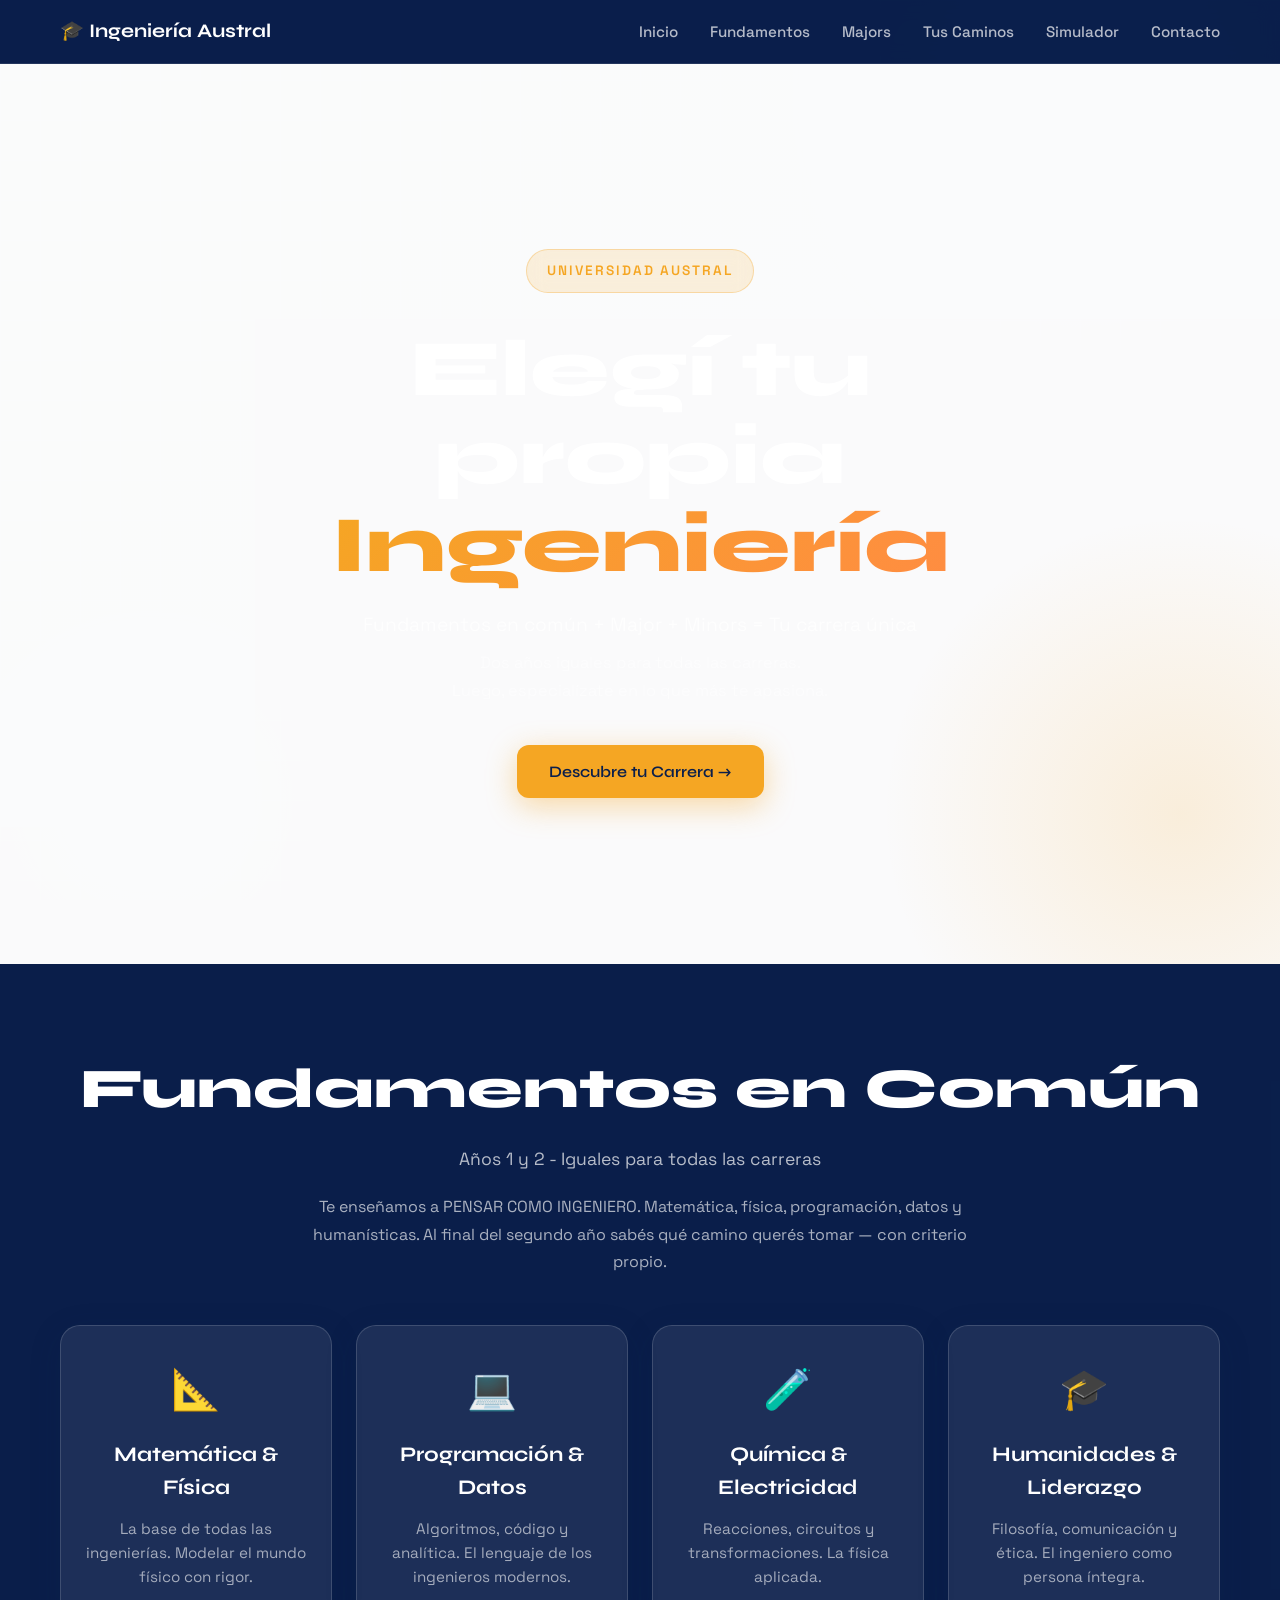
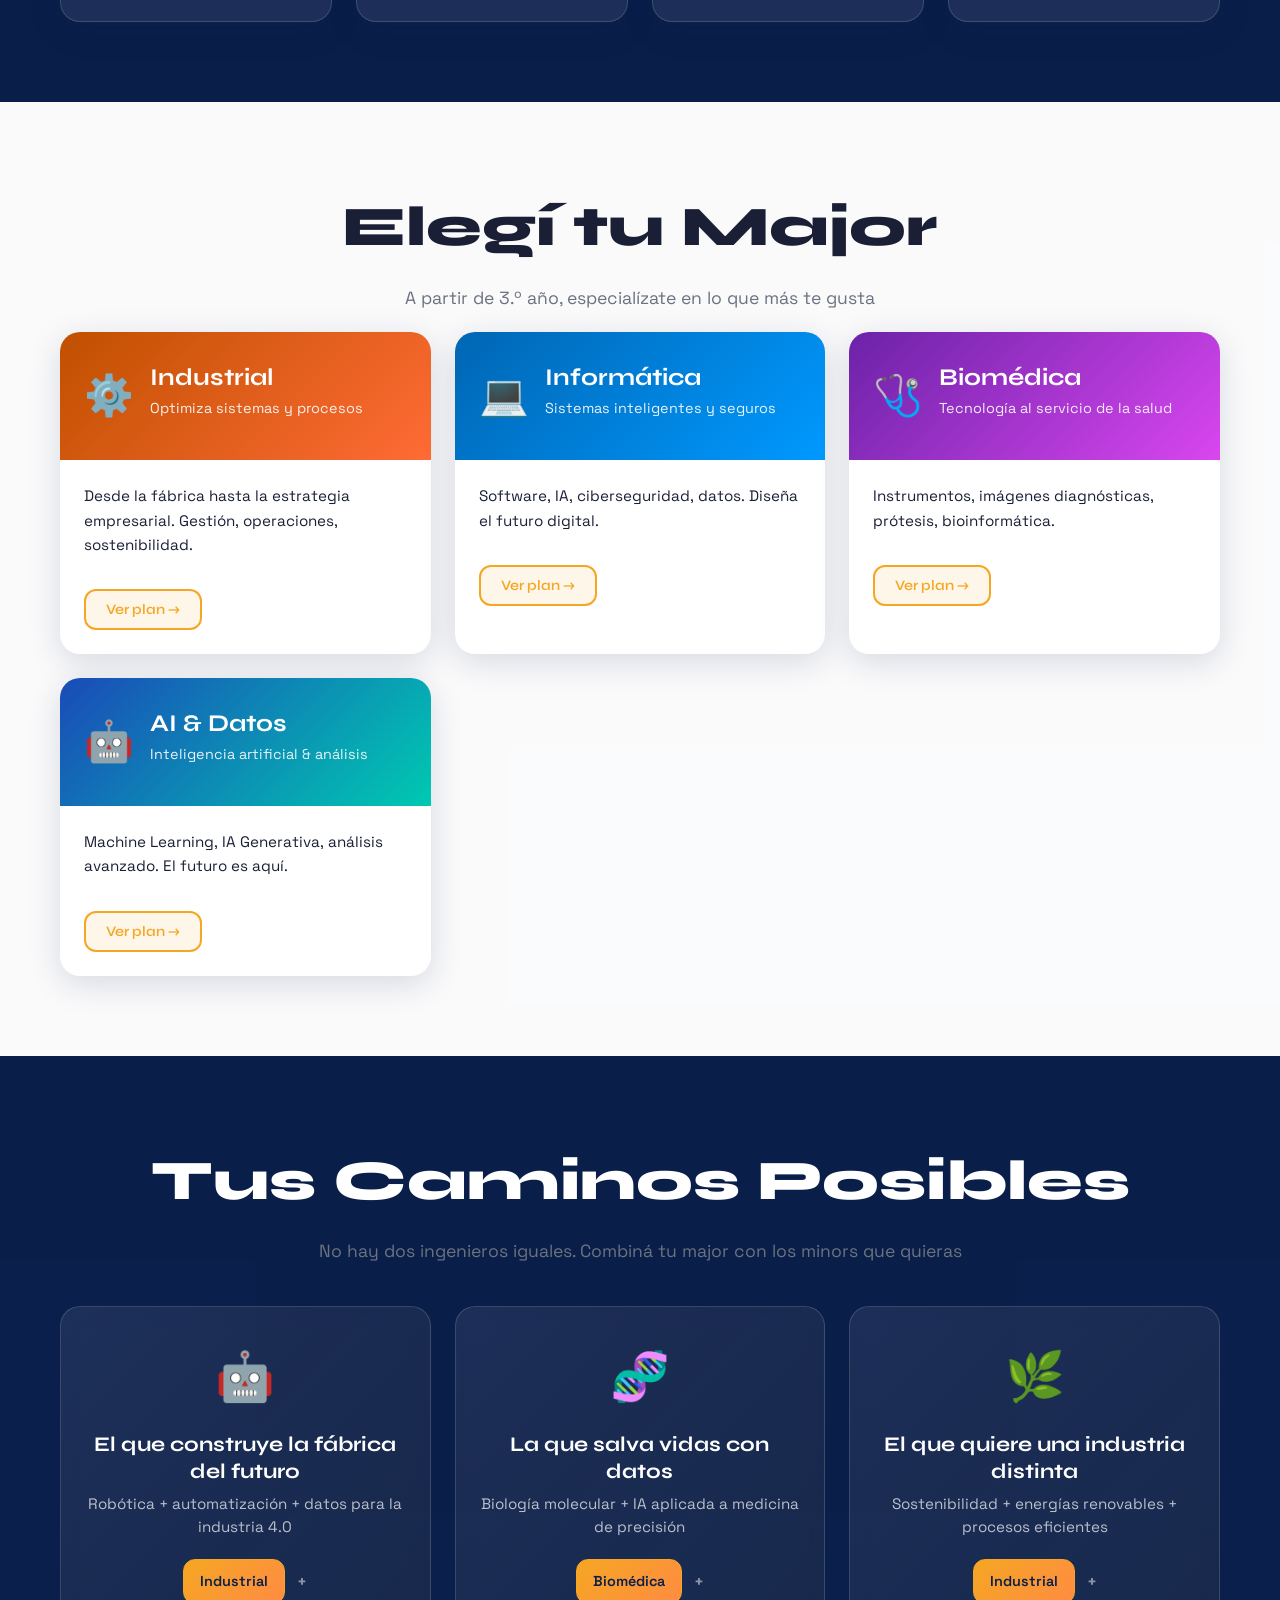
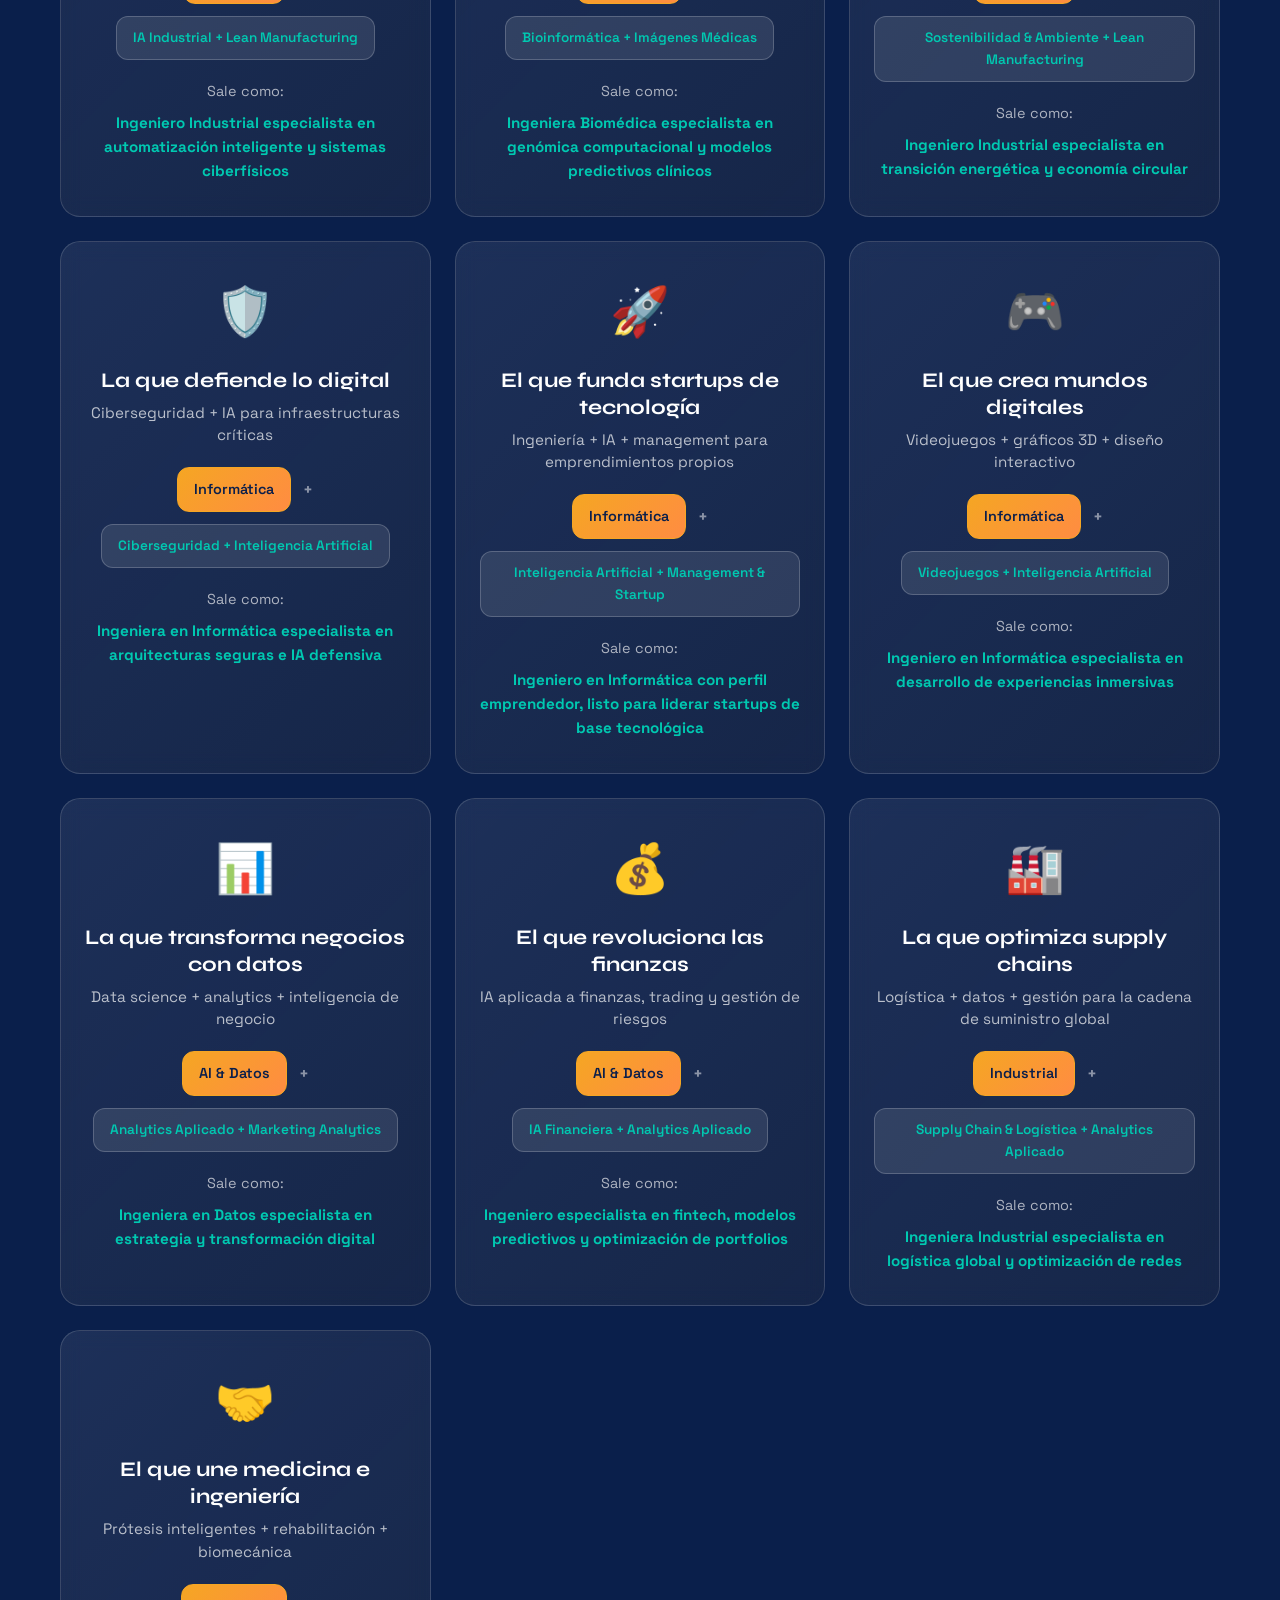
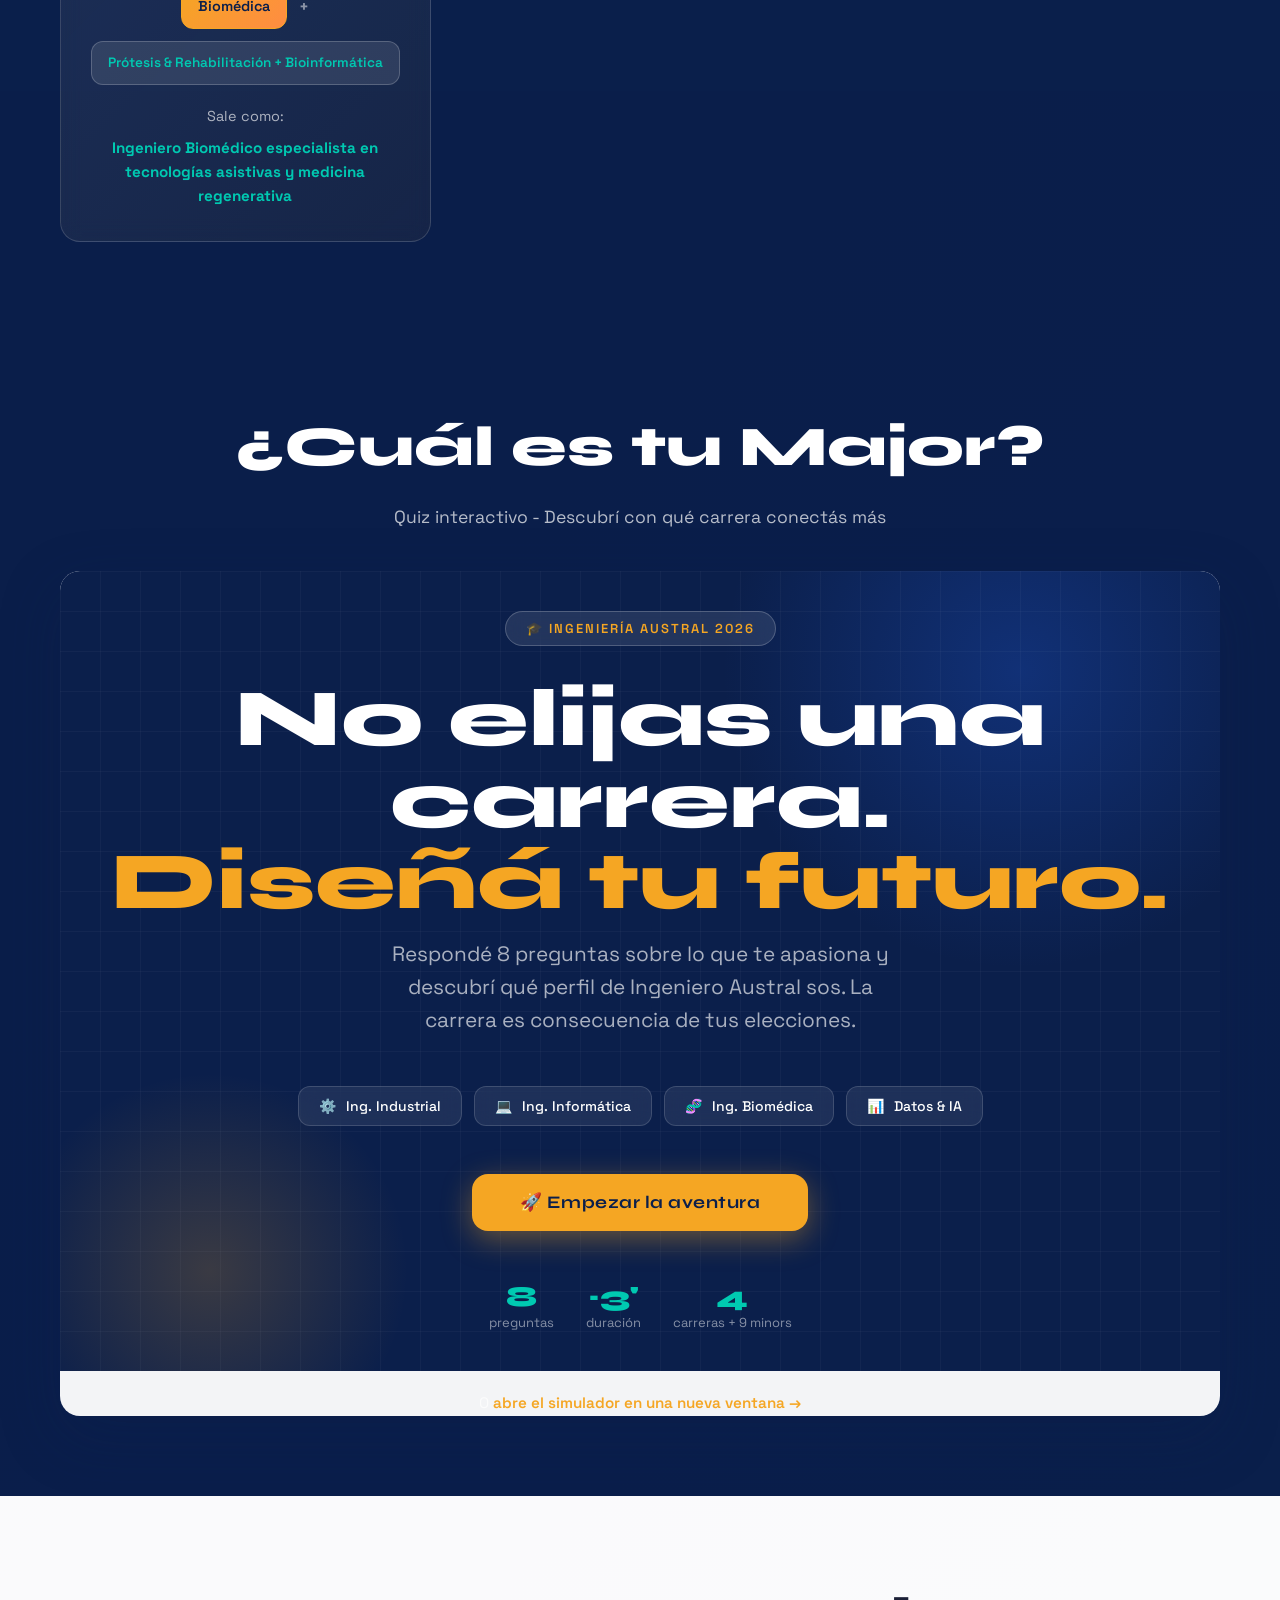
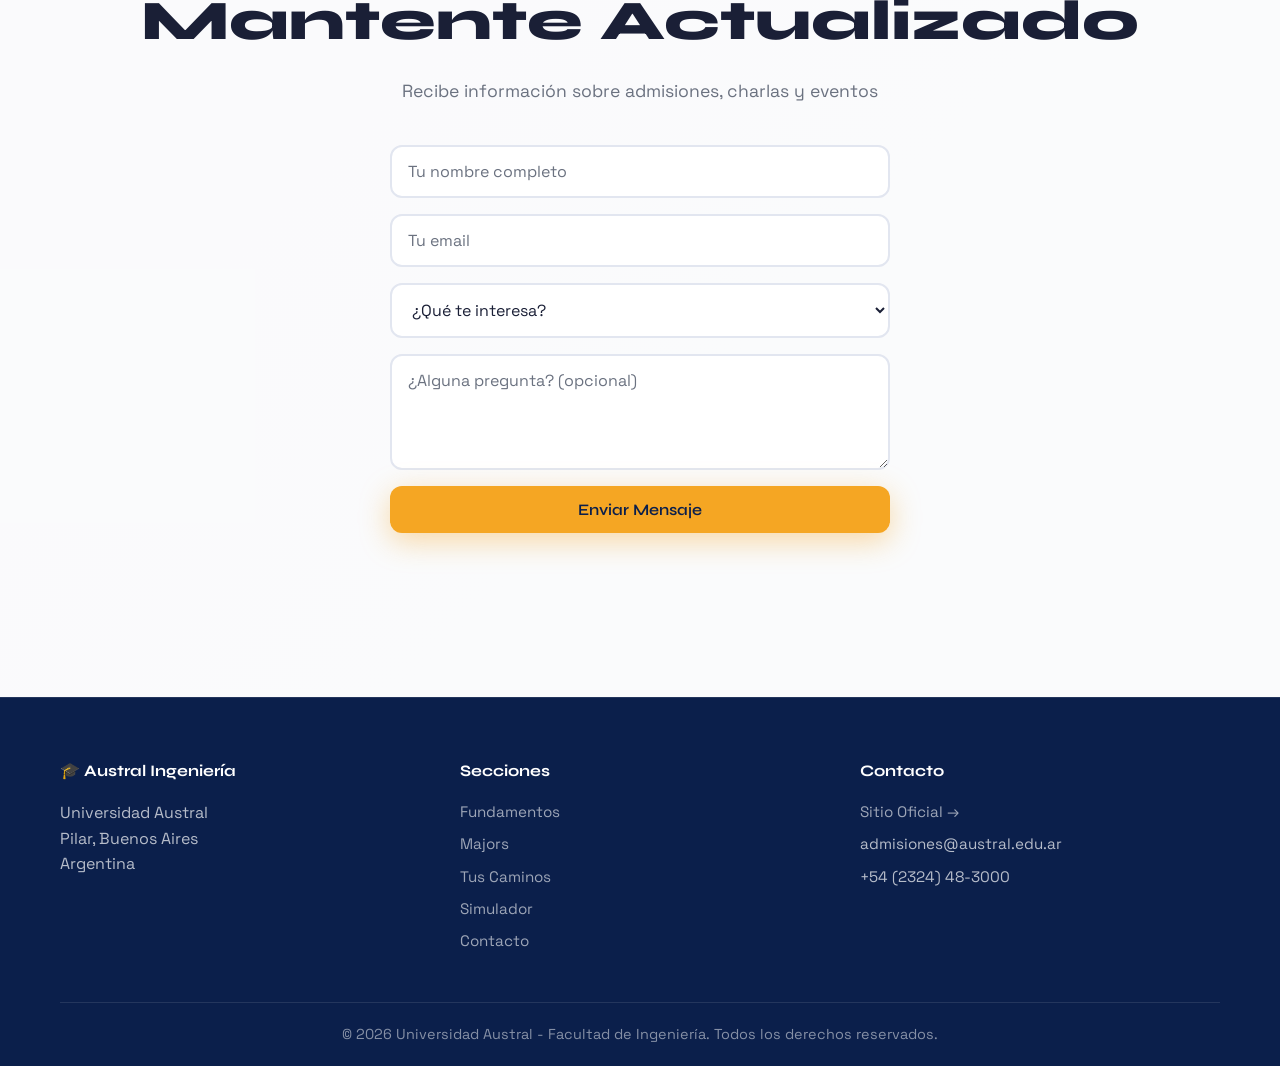
<file: index.html>
<!DOCTYPE html>
<html lang="es">
<head>
  <meta charset="UTF-8">
  <meta name="viewport" content="width=device-width, initial-scale=1.0">
  <title>Ingeniería Austral 2026 - Fundamentos en Común</title>
  <link href="https://fonts.googleapis.com/css2?family=Space+Grotesk:wght@300;400;500;600;700&family=Syne:wght@400;500;600;700;800&display=swap" rel="stylesheet">
  <link rel="stylesheet" href="styles.css">
</head>
<body>

<!-- BACKGROUND EFFECTS -->
<div class="bg-canvas"></div>
<div class="grid-overlay"></div>

<!-- NAVIGATION -->
<nav class="navbar">
  <div class="nav-container">
    <div class="nav-logo">
      <span class="logo-text">🎓 Ingeniería Austral</span>
    </div>
    <ul class="nav-menu">
      <li><a href="#hero">Inicio</a></li>
      <li><a href="#fundamentos">Fundamentos</a></li>
      <li><a href="#carreras">Majors</a></li>
      <li><a href="#perfiles">Tus Caminos</a></li>
      <li><a href="#simulador">Simulador</a></li>
      <li><a href="#contacto">Contacto</a></li>
    </ul>
  </div>
</nav>

<!-- HERO SECTION -->
<section id="hero" class="hero">
  <div class="hero-content">
    <div class="austral-badge">UNIVERSIDAD AUSTRAL</div>
    
    <h1 class="hero-title">
      Elegí tu propia<br>
      <span class="accent">Ingeniería</span>
    </h1>
    
    <p class="hero-subtitle">
      Fundamentos en común + Major + Minors = Tu carrera única<br>
      <small>Dos años iguales para todas las carreras.<br>Luego, especialízate en lo que más te apasiona.</small>
    </p>
    
    <a href="#simulador" class="btn btn-primary">Descubre tu Carrera →</a>
  </div>
  
  <div class="hero-accent"></div>
</section>

<!-- FUNDAMENTOS SECTION -->
<section id="fundamentos" class="fundamentos">
  <div class="container">
    <h2 class="section-title">Fundamentos en Común</h2>
    <p class="section-subtitle">Años 1 y 2 - Iguales para todas las carreras</p>
    <p class="section-desc">Te enseñamos a PENSAR COMO INGENIERO. Matemática, física, programación, datos y humanísticas. Al final del segundo año sabés qué camino querés tomar — con criterio propio.</p>
    
    <div class="fundamentos-grid">
      <div class="fund-card">
        <span class="fund-icon">📐</span>
        <h3>Matemática & Física</h3>
        <p>La base de todas las ingenierías. Modelar el mundo físico con rigor.</p>
      </div>
      <div class="fund-card">
        <span class="fund-icon">💻</span>
        <h3>Programación & Datos</h3>
        <p>Algoritmos, código y analítica. El lenguaje de los ingenieros modernos.</p>
      </div>
      <div class="fund-card">
        <span class="fund-icon">🧪</span>
        <h3>Química & Electricidad</h3>
        <p>Reacciones, circuitos y transformaciones. La física aplicada.</p>
      </div>
      <div class="fund-card">
        <span class="fund-icon">🎓</span>
        <h3>Humanidades & Liderazgo</h3>
        <p>Filosofía, comunicación y ética. El ingeniero como persona íntegra.</p>
      </div>
    </div>
  </div>
</section>

<!-- CARRERAS SECTION -->
<section id="carreras" class="carreras">
  <div class="container">
    <h2 class="section-title">Elegí tu Major</h2>
    <p class="section-subtitle">A partir de 3.º año, especialízate en lo que más te gusta</p>
    
    <div class="carreras-grid">
      <!-- INDUSTRIAL -->
      <div class="carrera-card" data-carrera="industrial">
        <div class="carrera-header" style="background: linear-gradient(135deg, #c05000 0%, #ff6b35 100%)">
          <span class="carrera-icon">⚙️</span>
          <div>
            <h3>Industrial</h3>
            <p>Optimiza sistemas y procesos</p>
          </div>
        </div>
        <div class="carrera-body">
          <p>Desde la fábrica hasta la estrategia empresarial. Gestión, operaciones, sostenibilidad.</p>
          <button class="btn btn-secondary btn-small" onclick="abrirModal('industrial')">Ver plan →</button>
        </div>
      </div>
      
      <!-- INFORMÁTICA -->
      <div class="carrera-card" data-carrera="informatica">
        <div class="carrera-header" style="background: linear-gradient(135deg, #0066b3 0%, #0099ff 100%)">
          <span class="carrera-icon">💻</span>
          <div>
            <h3>Informática</h3>
            <p>Sistemas inteligentes y seguros</p>
          </div>
        </div>
        <div class="carrera-body">
          <p>Software, IA, ciberseguridad, datos. Diseña el futuro digital.</p>
          <button class="btn btn-secondary btn-small" onclick="abrirModal('informatica')">Ver plan →</button>
        </div>
      </div>
      
      <!-- BIOMÉDICA -->
      <div class="carrera-card" data-carrera="biomedica">
        <div class="carrera-header" style="background: linear-gradient(135deg, #6b22a8 0%, #d946ef 100%)">
          <span class="carrera-icon">🩺</span>
          <div>
            <h3>Biomédica</h3>
            <p>Tecnología al servicio de la salud</p>
          </div>
        </div>
        <div class="carrera-body">
          <p>Instrumentos, imágenes diagnósticas, prótesis, bioinformática.</p>
          <button class="btn btn-secondary btn-small" onclick="abrirModal('biomedica')">Ver plan →</button>
        </div>
      </div>
      
      <!-- AI & DATOS -->
      <div class="carrera-card" data-carrera="ai-datos">
        <div class="carrera-header" style="background: linear-gradient(135deg, #1a4bb8 0%, #00c9b1 100%)">
          <span class="carrera-icon">🤖</span>
          <div>
            <h3>AI & Datos</h3>
            <p>Inteligencia artificial & análisis</p>
          </div>
        </div>
        <div class="carrera-body">
          <p>Machine Learning, IA Generativa, análisis avanzado. El futuro es aquí.</p>
          <button class="btn btn-secondary btn-small" onclick="abrirModal('ai-datos')">Ver plan →</button>
        </div>
      </div>
    </div>
  </div>
</section>

<!-- MODAL DE PLAN DE ESTUDIOS -->
<div id="modal-plan" class="modal">
  <div class="modal-content">
    <button class="modal-close" onclick="cerrarModal()">&times;</button>
    <div id="modal-body"></div>
  </div>
</div>

<!-- PERFILES FLUIDOS SECTION -->
<section id="perfiles" class="perfiles">
  <div class="container">
    <h2 class="section-title">Tus Caminos Posibles</h2>
    <p class="section-subtitle">No hay dos ingenieros iguales. Combiná tu major con los minors que quieras</p>
    
    <div class="perfiles-grid" id="perfiles-grid">
      <!-- Se genera con JavaScript -->
    </div>
  </div>
</section>

<!-- SIMULADOR SECTION -->
<section id="simulador" class="simulador">
  <div class="container">
    <h2 class="section-title">¿Cuál es tu Major?</h2>
    <p class="section-subtitle">Quiz interactivo - Descubrí con qué carrera conectás más</p>
    
    <div class="simulador-content">
      <iframe 
        src="simulador.html" 
        class="simulador-iframe"
        title="Quiz Vocacional Ingeniería Austral"
        allow="fullscreen">
      </iframe>
      <p class="simulador-nota">O <a href="simulador.html" target="_blank">abre el simulador en una nueva ventana →</a></p>
    </div>
  </div>
</section>

<!-- REGISTRO SECTION -->
<section id="contacto" class="registro">
  <div class="container">
    <h2 class="section-title">Mantente Actualizado</h2>
    <p class="section-subtitle">Recibe información sobre admisiones, charlas y eventos</p>
    
    <form id="registro-form" class="registro-form">
      <div class="form-group">
        <input 
          type="text" 
          id="nombre" 
          placeholder="Tu nombre completo" 
          required
          class="form-input"
        >
      </div>
      
      <div class="form-group">
        <input 
          type="email" 
          id="email" 
          placeholder="Tu email" 
          required
          class="form-input"
        >
      </div>
      
      <div class="form-group">
        <select id="interes" class="form-input" required>
          <option value="">¿Qué te interesa?</option>
          <option value="industrial">⚙️ Industrial</option>
          <option value="informatica">💻 Informática</option>
          <option value="biomedica">🩺 Biomédica</option>
          <option value="ai-datos">🤖 AI & Datos</option>
          <option value="consulta">📧 Consulta general</option>
        </select>
      </div>
      
      <div class="form-group">
        <textarea 
          id="mensaje" 
          placeholder="¿Alguna pregunta? (opcional)" 
          rows="4"
          class="form-input"
        ></textarea>
      </div>
      
      <button type="submit" class="btn btn-primary btn-full">
        Enviar Mensaje
      </button>
      
      <p id="form-status" class="form-status"></p>
    </form>
  </div>
</section>

<!-- FOOTER -->
<footer class="footer">
  <div class="container">
    <div class="footer-content">
      <div class="footer-section">
        <h4>🎓 Austral Ingeniería</h4>
        <p>Universidad Austral<br>Pilar, Buenos Aires<br>Argentina</p>
      </div>
      
      <div class="footer-section">
        <h4>Secciones</h4>
        <ul>
          <li><a href="#fundamentos">Fundamentos</a></li>
          <li><a href="#carreras">Majors</a></li>
          <li><a href="#perfiles">Tus Caminos</a></li>
          <li><a href="#simulador">Simulador</a></li>
          <li><a href="#contacto">Contacto</a></li>
        </ul>
      </div>
      
      <div class="footer-section">
        <h4>Contacto</h4>
        <ul>
          <li><a href="https://www.austral.edu.ar" target="_blank">Sitio Oficial →</a></li>
          <li>admisiones@austral.edu.ar</li>
          <li>+54 (2324) 48-3000</li>
        </ul>
      </div>
    </div>
    
    <div class="footer-bottom">
      <p>&copy; 2026 Universidad Austral - Facultad de Ingeniería. Todos los derechos reservados.</p>
    </div>
  </div>
</footer>

<!-- DATA CARRERAS & PERFILES -->
<script src="data-carreras.js"></script>
<script src="data-perfiles.js"></script>

<!-- APP SCRIPTS -->
<script src="app.js"></script>

</body>
</html>
</file>
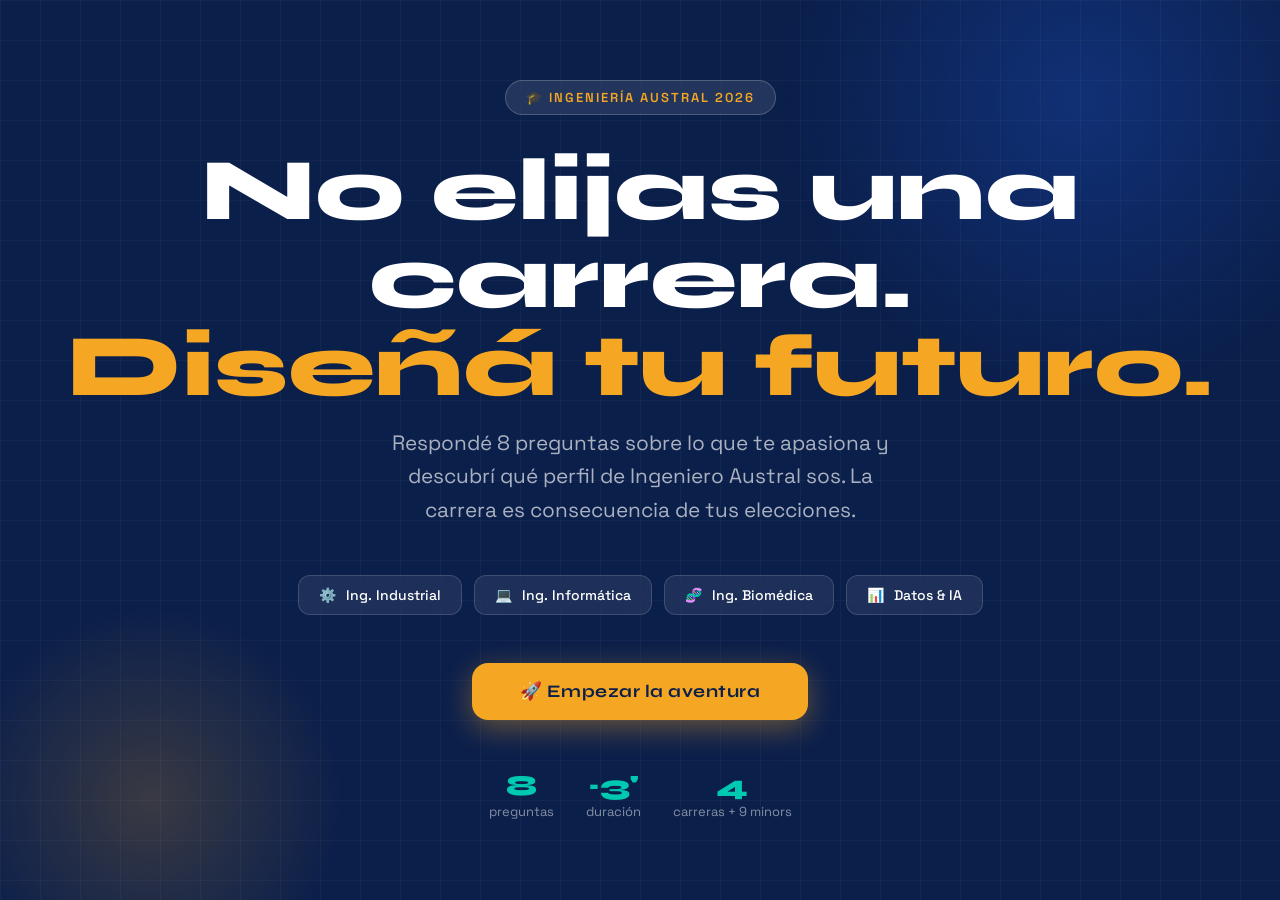
<file: simulador.html>
<!DOCTYPE html>
<html lang="es">
<head>
<meta charset="UTF-8">
<meta name="viewport" content="width=device-width, initial-scale=1.0">
<title>Diseñá tu Futuro — Ingeniería Austral 2026</title>
<link href="https://fonts.googleapis.com/css2?family=Space+Grotesk:wght@300;400;500;600;700&family=Syne:wght@400;500;600;700;800&display=swap" rel="stylesheet">
<style>
  :root {
    --navy: #0B1F4B;
    --blue: #1A4BB8;
    --accent: #F5A623;
    --teal: #00C9B1;
    --red: #E8402A;
    --green: #2ECC71;
    --light: #F7F8FC;
    --mid: #E2E6F0;
    --text: #1A1F36;
    --muted: #6B7280;
    --white: #FFFFFF;
    --card-bg: rgba(255,255,255,0.95);
    --shadow: 0 8px 32px rgba(11,31,75,0.15);
    --shadow-lg: 0 20px 60px rgba(11,31,75,0.25);
  }

  * { margin: 0; padding: 0; box-sizing: border-box; }

  body {
    font-family: 'Space Grotesk', sans-serif;
    background: var(--navy);
    color: var(--text);
    min-height: 100vh;
    overflow-x: hidden;
  }

  /* ANIMATED BACKGROUND */
  .bg-canvas {
    position: fixed;
    inset: 0;
    z-index: 0;
    overflow: hidden;
    pointer-events: none;
  }
  .bg-canvas::before {
    content: '';
    position: absolute;
    width: 600px; height: 600px;
    background: radial-gradient(circle, rgba(26,75,184,0.4) 0%, transparent 70%);
    top: -200px; right: -100px;
    animation: floatBg 12s ease-in-out infinite alternate;
  }
  .bg-canvas::after {
    content: '';
    position: absolute;
    width: 400px; height: 400px;
    background: radial-gradient(circle, rgba(245,166,35,0.2) 0%, transparent 70%);
    bottom: -100px; left: -50px;
    animation: floatBg 15s ease-in-out infinite alternate-reverse;
  }
  @keyframes floatBg {
    from { transform: translate(0,0) scale(1); }
    to { transform: translate(40px, 30px) scale(1.1); }
  }

  .grid-overlay {
    position: fixed;
    inset: 0;
    z-index: 0;
    background-image: 
      linear-gradient(rgba(255,255,255,0.03) 1px, transparent 1px),
      linear-gradient(90deg, rgba(255,255,255,0.03) 1px, transparent 1px);
    background-size: 40px 40px;
    pointer-events: none;
  }

  /* MAIN CONTAINER */
  .app {
    position: relative;
    z-index: 1;
    min-height: 100vh;
  }

  /* SCREEN MANAGEMENT */
  .screen {
    display: none;
    min-height: 100vh;
    animation: fadeIn 0.5s ease;
  }
  .screen.active { display: block; }
  @keyframes fadeIn {
    from { opacity: 0; transform: translateY(20px); }
    to { opacity: 1; transform: translateY(0); }
  }

  /* ========== INTRO SCREEN ========== */
  #screen-intro {
    display: flex;
    flex-direction: column;
    align-items: center;
    justify-content: center;
    padding: 40px 20px;
    text-align: center;
    min-height: 100vh;
  }

  .logo-badge {
    background: rgba(255,255,255,0.1);
    border: 1px solid rgba(255,255,255,0.2);
    border-radius: 100px;
    padding: 8px 20px;
    color: var(--accent);
    font-size: 13px;
    font-weight: 600;
    letter-spacing: 2px;
    text-transform: uppercase;
    margin-bottom: 32px;
    backdrop-filter: blur(10px);
  }

  .intro-title {
    font-family: 'Syne', sans-serif;
    font-size: clamp(2.5rem, 7vw, 5.5rem);
    font-weight: 800;
    color: var(--white);
    line-height: 1;
    margin-bottom: 16px;
  }
  .intro-title span {
    color: var(--accent);
    display: block;
  }

  .intro-subtitle {
    font-size: clamp(1rem, 2.5vw, 1.3rem);
    color: rgba(255,255,255,0.65);
    max-width: 520px;
    line-height: 1.6;
    margin-bottom: 48px;
  }

  .intro-cards {
    display: flex;
    gap: 12px;
    justify-content: center;
    flex-wrap: wrap;
    margin-bottom: 48px;
    max-width: 700px;
  }
  .intro-career-tag {
    background: rgba(255,255,255,0.08);
    border: 1px solid rgba(255,255,255,0.15);
    border-radius: 12px;
    padding: 10px 20px;
    color: var(--white);
    font-size: 14px;
    font-weight: 500;
    backdrop-filter: blur(10px);
    transition: all 0.3s;
  }
  .intro-career-tag:hover {
    background: rgba(255,255,255,0.15);
    border-color: var(--accent);
    color: var(--accent);
    transform: translateY(-2px);
  }
  .intro-career-tag .tag-icon { margin-right: 6px; }

  .btn-start {
    background: var(--accent);
    color: var(--navy);
    border: none;
    border-radius: 16px;
    padding: 18px 48px;
    font-family: 'Syne', sans-serif;
    font-size: 1.1rem;
    font-weight: 700;
    cursor: pointer;
    transition: all 0.3s;
    box-shadow: 0 8px 30px rgba(245,166,35,0.4);
    letter-spacing: 0.5px;
  }
  .btn-start:hover {
    transform: translateY(-3px) scale(1.02);
    box-shadow: 0 12px 40px rgba(245,166,35,0.55);
  }
  .btn-start:active { transform: translateY(0); }

  .intro-stats {
    display: flex;
    gap: 32px;
    margin-top: 48px;
    justify-content: center;
    flex-wrap: wrap;
  }
  .stat-item {
    text-align: center;
    color: rgba(255,255,255,0.5);
    font-size: 13px;
  }
  .stat-num {
    font-family: 'Syne', sans-serif;
    font-size: 1.8rem;
    font-weight: 800;
    color: var(--teal);
    display: block;
  }

  /* ========== QUIZ SCREEN ========== */
  #screen-quiz {
    max-width: 860px;
    margin: 0 auto;
    padding: 40px 20px 80px;
  }

  .quiz-header {
    display: flex;
    align-items: center;
    justify-content: space-between;
    margin-bottom: 40px;
    flex-wrap: gap;
    gap: 16px;
  }

  .quiz-logo {
    font-family: 'Syne', sans-serif;
    font-size: 1.1rem;
    font-weight: 700;
    color: var(--white);
    display: flex;
    align-items: center;
    gap: 8px;
  }
  .quiz-logo-dot {
    width: 8px; height: 8px;
    background: var(--accent);
    border-radius: 50%;
    animation: pulse 2s infinite;
  }
  @keyframes pulse {
    0%, 100% { opacity: 1; transform: scale(1); }
    50% { opacity: 0.5; transform: scale(1.3); }
  }

  .progress-container {
    flex: 1;
    max-width: 320px;
  }
  .progress-label {
    display: flex;
    justify-content: space-between;
    color: rgba(255,255,255,0.5);
    font-size: 12px;
    margin-bottom: 6px;
  }
  .progress-bar-track {
    background: rgba(255,255,255,0.1);
    border-radius: 100px;
    height: 6px;
    overflow: hidden;
  }
  .progress-bar-fill {
    height: 100%;
    background: linear-gradient(90deg, var(--teal), var(--accent));
    border-radius: 100px;
    transition: width 0.5s cubic-bezier(0.4,0,0.2,1);
  }

  .question-counter {
    background: rgba(255,255,255,0.1);
    border-radius: 12px;
    padding: 6px 16px;
    color: rgba(255,255,255,0.7);
    font-size: 13px;
    font-weight: 500;
    white-space: nowrap;
  }

  /* QUESTION CARD */
  .question-card {
    background: var(--card-bg);
    border-radius: 24px;
    padding: 36px 40px;
    box-shadow: var(--shadow-lg);
    margin-bottom: 24px;
    animation: slideUp 0.4s ease;
  }
  @keyframes slideUp {
    from { opacity: 0; transform: translateY(30px); }
    to { opacity: 1; transform: translateY(0); }
  }

  .q-category {
    display: inline-flex;
    align-items: center;
    gap: 6px;
    background: var(--navy);
    color: var(--accent);
    border-radius: 8px;
    padding: 4px 12px;
    font-size: 11px;
    font-weight: 700;
    letter-spacing: 1.5px;
    text-transform: uppercase;
    margin-bottom: 16px;
  }

  .q-text {
    font-family: 'Syne', sans-serif;
    font-size: clamp(1.2rem, 2.5vw, 1.65rem);
    font-weight: 700;
    color: var(--text);
    line-height: 1.3;
    margin-bottom: 28px;
  }

  .options-grid {
    display: grid;
    grid-template-columns: repeat(auto-fill, minmax(240px, 1fr));
    gap: 12px;
  }

  .option-btn {
    background: var(--light);
    border: 2px solid var(--mid);
    border-radius: 16px;
    padding: 16px 20px;
    cursor: pointer;
    transition: all 0.25s;
    text-align: left;
    font-family: 'Space Grotesk', sans-serif;
    display: flex;
    align-items: flex-start;
    gap: 12px;
  }
  .option-btn:hover {
    border-color: var(--blue);
    background: rgba(26,75,184,0.05);
    transform: translateY(-2px);
    box-shadow: 0 6px 20px rgba(26,75,184,0.12);
  }
  .option-btn.selected {
    border-color: var(--blue);
    background: rgba(26,75,184,0.08);
    box-shadow: 0 0 0 4px rgba(26,75,184,0.12);
  }
  .option-btn.selected .opt-icon-box {
    background: var(--blue);
    color: var(--white);
  }

  .opt-icon-box {
    width: 36px; height: 36px;
    min-width: 36px;
    background: var(--mid);
    border-radius: 10px;
    display: flex;
    align-items: center;
    justify-content: center;
    font-size: 18px;
    transition: all 0.25s;
  }

  .opt-text-wrap {
    flex: 1;
  }
  .opt-label {
    font-size: 14px;
    font-weight: 600;
    color: var(--text);
    display: block;
    margin-bottom: 3px;
  }
  .opt-desc {
    font-size: 12px;
    color: var(--muted);
    line-height: 1.4;
  }

  /* TRONCO COMUN CARD */
  .tronco-info-card {
    background: linear-gradient(135deg, var(--navy), #1A3A7A);
    border-radius: 20px;
    padding: 24px 28px;
    margin-bottom: 24px;
    border: 1px solid rgba(255,255,255,0.1);
  }
  .tronco-info-card h3 {
    font-family: 'Syne', sans-serif;
    color: var(--accent);
    font-size: 1rem;
    margin-bottom: 8px;
    display: flex;
    align-items: center;
    gap: 8px;
  }
  .tronco-info-card p {
    color: rgba(255,255,255,0.7);
    font-size: 13px;
    line-height: 1.6;
  }
  .tronco-subjects {
    display: flex;
    flex-wrap: wrap;
    gap: 8px;
    margin-top: 12px;
  }
  .tronco-tag {
    background: rgba(255,255,255,0.08);
    border: 1px solid rgba(255,255,255,0.15);
    border-radius: 8px;
    padding: 4px 12px;
    color: rgba(255,255,255,0.8);
    font-size: 11px;
    font-weight: 500;
  }

  /* NAVIGATION */
  .quiz-nav {
    display: flex;
    justify-content: space-between;
    align-items: center;
    gap: 16px;
    flex-wrap: wrap;
  }
  .btn-back {
    background: rgba(255,255,255,0.08);
    border: 1px solid rgba(255,255,255,0.15);
    border-radius: 12px;
    padding: 12px 24px;
    color: rgba(255,255,255,0.7);
    font-family: 'Space Grotesk', sans-serif;
    font-size: 14px;
    font-weight: 500;
    cursor: pointer;
    transition: all 0.25s;
    display: flex;
    align-items: center;
    gap: 8px;
  }
  .btn-back:hover {
    background: rgba(255,255,255,0.14);
    color: var(--white);
  }
  .btn-next {
    background: var(--accent);
    border: none;
    border-radius: 12px;
    padding: 14px 32px;
    color: var(--navy);
    font-family: 'Syne', sans-serif;
    font-size: 15px;
    font-weight: 700;
    cursor: pointer;
    transition: all 0.25s;
    display: flex;
    align-items: center;
    gap: 8px;
    box-shadow: 0 4px 20px rgba(245,166,35,0.35);
  }
  .btn-next:hover {
    transform: translateY(-2px);
    box-shadow: 0 8px 28px rgba(245,166,35,0.5);
  }
  .btn-next:disabled {
    opacity: 0.4;
    cursor: not-allowed;
    transform: none;
    box-shadow: none;
  }

  /* AFFINITY BAR (live) */
  .affinity-live {
    background: var(--card-bg);
    border-radius: 20px;
    padding: 20px 24px;
    margin-bottom: 20px;
    box-shadow: var(--shadow);
  }
  .affinity-live h4 {
    font-size: 11px;
    font-weight: 700;
    color: var(--muted);
    text-transform: uppercase;
    letter-spacing: 1.5px;
    margin-bottom: 14px;
  }
  .affinity-row {
    display: flex;
    align-items: center;
    gap: 10px;
    margin-bottom: 8px;
  }
  .affinity-label {
    width: 110px;
    font-size: 12px;
    font-weight: 600;
    color: var(--text);
    white-space: nowrap;
    display: flex;
    align-items: center;
    gap: 6px;
  }
  .affinity-track {
    flex: 1;
    background: var(--mid);
    border-radius: 100px;
    height: 8px;
    overflow: hidden;
  }
  .affinity-fill {
    height: 100%;
    border-radius: 100px;
    transition: width 0.6s cubic-bezier(0.4,0,0.2,1);
  }
  .affinity-pct {
    width: 36px;
    font-size: 11px;
    font-weight: 700;
    color: var(--muted);
    text-align: right;
  }

  /* ========== RESULT SCREEN ========== */
  #screen-result {
    max-width: 900px;
    margin: 0 auto;
    padding: 48px 20px 80px;
  }

  .result-header {
    text-align: center;
    margin-bottom: 48px;
  }
  .result-badge {
    display: inline-block;
    background: rgba(255,255,255,0.1);
    border: 1px solid rgba(255,255,255,0.2);
    border-radius: 100px;
    padding: 6px 18px;
    color: var(--teal);
    font-size: 12px;
    font-weight: 600;
    letter-spacing: 2px;
    text-transform: uppercase;
    margin-bottom: 24px;
  }
  .result-title {
    font-family: 'Syne', sans-serif;
    font-size: clamp(1.8rem, 5vw, 3.5rem);
    font-weight: 800;
    color: var(--white);
    line-height: 1.1;
    margin-bottom: 12px;
  }
  .result-title .career-highlight {
    color: var(--accent);
    display: block;
    margin-top: 4px;
  }
  .result-subtitle {
    color: rgba(255,255,255,0.6);
    font-size: 1rem;
    max-width: 460px;
    margin: 0 auto;
    line-height: 1.6;
  }

  /* RESULT CARD */
  .result-main-card {
    background: var(--white);
    border-radius: 28px;
    padding: 36px 40px;
    margin-bottom: 24px;
    box-shadow: var(--shadow-lg);
    position: relative;
    overflow: hidden;
  }
  .result-main-card::before {
    content: '';
    position: absolute;
    top: 0; left: 0; right: 0;
    height: 5px;
    background: linear-gradient(90deg, var(--blue), var(--teal));
  }

  .result-career-header {
    display: flex;
    align-items: flex-start;
    gap: 20px;
    margin-bottom: 28px;
    flex-wrap: wrap;
  }
  .career-icon-big {
    width: 72px; height: 72px;
    border-radius: 20px;
    display: flex;
    align-items: center;
    justify-content: center;
    font-size: 36px;
    flex-shrink: 0;
  }
  .career-text h2 {
    font-family: 'Syne', sans-serif;
    font-size: 1.7rem;
    font-weight: 800;
    color: var(--navy);
    margin-bottom: 6px;
  }
  .career-text p {
    color: var(--muted);
    font-size: 14px;
    line-height: 1.5;
    max-width: 440px;
  }
  .minor-badge {
    display: inline-flex;
    align-items: center;
    gap: 6px;
    background: var(--navy);
    color: var(--accent);
    border-radius: 10px;
    padding: 6px 14px;
    font-size: 13px;
    font-weight: 600;
    margin-top: 12px;
  }

  /* AFFINITY CHART */
  .result-affinities {
    margin-bottom: 28px;
  }
  .result-affinities h3 {
    font-family: 'Syne', sans-serif;
    font-size: 1rem;
    font-weight: 700;
    color: var(--text);
    margin-bottom: 16px;
  }
  .affinity-bars-result {
    display: grid;
    grid-template-columns: 1fr 1fr;
    gap: 12px;
  }
  @media(max-width: 600px) {
    .affinity-bars-result { grid-template-columns: 1fr; }
  }
  .aff-bar-item {
    display: flex;
    flex-direction: column;
    gap: 6px;
  }
  .aff-bar-top {
    display: flex;
    justify-content: space-between;
    align-items: center;
  }
  .aff-bar-name {
    font-size: 13px;
    font-weight: 600;
    color: var(--text);
    display: flex;
    align-items: center;
    gap: 6px;
  }
  .aff-bar-pct {
    font-size: 13px;
    font-weight: 700;
    color: var(--blue);
  }
  .aff-bar-track {
    background: var(--mid);
    border-radius: 100px;
    height: 10px;
    overflow: hidden;
  }
  .aff-bar-fill {
    height: 100%;
    border-radius: 100px;
    transition: width 1s cubic-bezier(0.4,0,0.2,1) 0.3s;
  }

  /* TRAYECTO */
  .trayecto-section {
    margin-bottom: 28px;
  }
  .trayecto-section h3 {
    font-family: 'Syne', sans-serif;
    font-size: 1rem;
    font-weight: 700;
    color: var(--text);
    margin-bottom: 16px;
  }
  .trayecto-grid {
    display: grid;
    grid-template-columns: repeat(4, 1fr);
    gap: 10px;
  }
  @media(max-width: 600px) {
    .trayecto-grid { grid-template-columns: repeat(2, 1fr); }
  }
  .trayecto-item {
    background: var(--light);
    border-radius: 14px;
    padding: 14px;
    text-align: center;
    border: 2px solid transparent;
    transition: all 0.3s;
  }
  .trayecto-item.active {
    border-color: var(--blue);
    background: rgba(26,75,184,0.06);
  }
  .trayecto-item.highlight {
    border-color: var(--accent);
    background: rgba(245,166,35,0.07);
  }
  .trayecto-num {
    width: 28px; height: 28px;
    border-radius: 50%;
    background: var(--navy);
    color: var(--white);
    font-size: 13px;
    font-weight: 700;
    display: flex;
    align-items: center;
    justify-content: center;
    margin: 0 auto 8px;
  }
  .trayecto-item.active .trayecto-num { background: var(--blue); }
  .trayecto-item.highlight .trayecto-num { background: var(--accent); color: var(--navy); }
  .trayecto-name {
    font-size: 11px;
    font-weight: 600;
    color: var(--text);
    margin-bottom: 3px;
  }
  .trayecto-desc {
    font-size: 10px;
    color: var(--muted);
    line-height: 1.3;
  }

  /* OTHER CAREERS */
  .other-careers {
    border-top: 1px solid var(--mid);
    padding-top: 24px;
  }
  .other-careers h3 {
    font-size: 13px;
    font-weight: 600;
    color: var(--muted);
    margin-bottom: 14px;
    text-transform: uppercase;
    letter-spacing: 1px;
  }
  .other-list {
    display: flex;
    gap: 10px;
    flex-wrap: wrap;
  }
  .other-career-chip {
    background: var(--light);
    border: 1px solid var(--mid);
    border-radius: 10px;
    padding: 8px 14px;
    font-size: 13px;
    font-weight: 500;
    color: var(--text);
    display: flex;
    align-items: center;
    gap: 6px;
  }
  .other-score {
    font-size: 12px;
    font-weight: 700;
    color: var(--muted);
  }

  /* ACTION BUTTONS */
  .result-actions {
    display: flex;
    gap: 12px;
    justify-content: center;
    flex-wrap: wrap;
    margin-top: 32px;
  }
  .btn-retry {
    background: rgba(255,255,255,0.1);
    border: 1px solid rgba(255,255,255,0.2);
    border-radius: 14px;
    padding: 14px 28px;
    color: var(--white);
    font-family: 'Space Grotesk', sans-serif;
    font-size: 14px;
    font-weight: 600;
    cursor: pointer;
    transition: all 0.25s;
    display: flex;
    align-items: center;
    gap: 8px;
    backdrop-filter: blur(10px);
  }
  .btn-retry:hover {
    background: rgba(255,255,255,0.18);
    transform: translateY(-2px);
  }
  .btn-cta {
    background: var(--accent);
    border: none;
    border-radius: 14px;
    padding: 14px 28px;
    color: var(--navy);
    font-family: 'Syne', sans-serif;
    font-size: 15px;
    font-weight: 700;
    cursor: pointer;
    transition: all 0.25s;
    display: flex;
    align-items: center;
    gap: 8px;
    box-shadow: 0 4px 20px rgba(245,166,35,0.4);
  }
  .btn-cta:hover {
    transform: translateY(-2px);
    box-shadow: 0 8px 28px rgba(245,166,35,0.55);
  }

  /* CONFETTI */
  .confetti-particle {
    position: fixed;
    width: 8px;
    height: 8px;
    border-radius: 2px;
    pointer-events: none;
    z-index: 1000;
    animation: confettiFall 3s ease-in forwards;
  }
  @keyframes confettiFall {
    0% { transform: translateY(-10px) rotate(0deg); opacity: 1; }
    100% { transform: translateY(100vh) rotate(720deg); opacity: 0; }
  }

  /* MOBILE */
  @media(max-width: 640px) {
    .quiz-header { flex-direction: column; align-items: flex-start; }
    .question-card { padding: 24px 20px; }
    .result-main-card { padding: 24px 20px; }
    .result-career-header { flex-direction: column; }
    .options-grid { grid-template-columns: 1fr; }
  }
</style>
</head>
<body>

<div class="bg-canvas"></div>
<div class="grid-overlay"></div>

<div class="app">

  <!-- ========== INTRO ========== -->
  <div id="screen-intro" class="screen active">
    <div class="logo-badge">🎓 Ingeniería Austral 2026</div>
    <h1 class="intro-title">
      No elijas una carrera.
      <span>Diseñá tu futuro.</span>
    </h1>
    <p class="intro-subtitle">
      Respondé 8 preguntas sobre lo que te apasiona y descubrí qué perfil de Ingeniero Austral sos. La carrera es consecuencia de tus elecciones.
    </p>
    <div class="intro-cards">
      <div class="intro-career-tag"><span class="tag-icon">⚙️</span> Ing. Industrial</div>
      <div class="intro-career-tag"><span class="tag-icon">💻</span> Ing. Informática</div>
      <div class="intro-career-tag"><span class="tag-icon">🧬</span> Ing. Biomédica</div>
      <div class="intro-career-tag"><span class="tag-icon">📊</span> Datos & IA</div>
    </div>
    <button class="btn-start" onclick="startQuiz()">🚀 Empezar la aventura</button>
    <div class="intro-stats">
      <div class="stat-item"><span class="stat-num">8</span>preguntas</div>
      <div class="stat-item"><span class="stat-num">~3'</span>duración</div>
      <div class="stat-item"><span class="stat-num">4</span>carreras + 9 minors</div>
    </div>
  </div>

  <!-- ========== QUIZ ========== -->
  <div id="screen-quiz" class="screen">

    <div class="quiz-header">
      <div class="quiz-logo">
        <div class="quiz-logo-dot"></div>
        Austral Ingeniería
      </div>
      <div class="progress-container">
        <div class="progress-label">
          <span>Tu trayecto</span>
          <span id="progress-text">0%</span>
        </div>
        <div class="progress-bar-track">
          <div class="progress-bar-fill" id="progress-fill" style="width:0%"></div>
        </div>
      </div>
      <div class="question-counter" id="q-counter">Pregunta 1 de 8</div>
    </div>

    <!-- TRONCO COMUN INFO -->
    <div class="tronco-info-card">
      <h3>🧱 El Tronco Común — Años 1 y 2</h3>
      <p>Todos los ingenieros Austral comparten estas bases. A partir del año 3, elegís tu camino con Majors y Minors.</p>
      <div class="tronco-subjects">
        <span class="tronco-tag">Matemáticas</span>
        <span class="tronco-tag">Álgebra</span>
        <span class="tronco-tag">Física</span>
        <span class="tronco-tag">Probabilidad</span>
        <span class="tronco-tag">Pensamiento Computacional</span>
        <span class="tronco-tag">Datos y Sistemas</span>
        <span class="tronco-tag">Humanidades</span>
        <span class="tronco-tag">Programación</span>
      </div>
    </div>

    <!-- LIVE AFFINITY -->
    <div class="affinity-live" id="affinity-live" style="display:none">
      <h4>📡 Afinidad en tiempo real</h4>
      <div id="affinity-bars"></div>
    </div>

    <!-- QUESTION CARD -->
    <div class="question-card" id="question-card">
      <!-- dynamically filled -->
    </div>

    <!-- NAVIGATION -->
    <div class="quiz-nav">
      <button class="btn-back" id="btn-back" onclick="prevQuestion()">← Anterior</button>
      <button class="btn-next" id="btn-next" onclick="nextQuestion()" disabled>Siguiente →</button>
    </div>

  </div>

  <!-- ========== RESULT ========== -->
  <div id="screen-result" class="screen">
    <div class="result-header">
      <div class="result-badge">✅ Tu perfil Austral</div>
      <h1 class="result-title">
        Serías un gran
        <span class="career-highlight" id="result-career-name">—</span>
      </h1>
      <p class="result-subtitle" id="result-subtitle">—</p>
    </div>

    <div class="result-main-card" id="result-main-card">
      <!-- filled dynamically -->
    </div>

    <div class="result-actions">
      <button class="btn-retry" onclick="restartQuiz()">🔄 Jugar de nuevo</button>
      <button class="btn-cta" onclick="window.open('https://www.austral.edu.ar/ingenieria','_blank')">
        🎓 Conocé Ingeniería Austral →
      </button>
    </div>
  </div>

</div>

<script>
// =====================================================
// DATA
// =====================================================
const CAREERS = {
  industrial: {
    name: 'Ingeniero Industrial',
    emoji: '⚙️',
    color: '#1A4BB8',
    gradient: 'linear-gradient(135deg, #1A4BB8, #00C9B1)',
    desc: 'Optimizás sistemas, procesos y organizaciones. Usás IA para manufactura inteligente, logística global y gestión sostenible.',
    fullDesc: 'Liderás la optimización de operaciones, la gestión sostenible y la innovación en procesos. Domínás tecnologías como Lean, Robótica y Automatización, y usás IA para resolver problemas industriales y logísticos complejos.',
  },
  informatica: {
    name: 'Ingeniero Informático',
    emoji: '💻',
    color: '#7B2FBE',
    gradient: 'linear-gradient(135deg, #7B2FBE, #1A4BB8)',
    desc: 'Construís el mundo digital. Arquitectura de sistemas, ciberseguridad, cloud y desarrollo avanzado de software con IA.',
    fullDesc: 'Diseñás la arquitectura digital que sostiene el mundo. Trabajás con sistemas distribuidos, ciberseguridad, desarrollo cloud e inteligencia artificial aplicada a software. El futuro digital lo construís vos.',
  },
  biomedica: {
    name: 'Ingeniero Biomédico',
    emoji: '🧬',
    color: '#E8402A',
    gradient: 'linear-gradient(135deg, #E8402A, #F5A623)',
    desc: 'Tecnología al servicio de la vida. Dispositivos médicos, biomecánica, señales genómicas e IA hospitalaria.',
    fullDesc: 'Aplicás ingeniería a los desafíos más importantes: la salud humana. Trabajás con dispositivos médicos, señales biológicas, biomecánica y sistemas de IA para hospitales. Combinás rigor técnico con propósito humano.',
  },
  datos: {
    name: 'Ingeniero en Datos & IA',
    emoji: '📊',
    color: '#00A878',
    gradient: 'linear-gradient(135deg, #00A878, #1A4BB8)',
    desc: 'El lenguaje del futuro. Transformás datos en decisiones usando IA, machine learning y análisis predictivo.',
    fullDesc: 'Convertís información en conocimiento y ventaja competitiva. Dominás Data Science, machine learning, algoritmos predictivos y visualización. Trabajás transversalmente en industria, salud y tecnología.',
  }
};

const MINORS = {
  datos: { name: 'Minor en Datos', emoji: '📈' },
  robotica: { name: 'Minor en Robótica', emoji: '🤖' },
  ia: { name: 'Minor en IA', emoji: '🧠' },
  procesos: { name: 'Minor en Procesos', emoji: '🏭' },
  ciberseguridad: { name: 'Minor en Ciberseguridad', emoji: '🔒' },
  sostenibilidad: { name: 'Minor en Sostenibilidad', emoji: '🌱' },
  estrategia: { name: 'Minor en Estrategia & Gestión', emoji: '📋' },
  biotecnologia: { name: 'Minor en Biotecnología', emoji: '🔬' },
  energia: { name: 'Minor en Energía', emoji: '⚡' },
};

const QUESTIONS = [
  {
    category: '🌍 Tu impacto',
    text: '¿Qué tipo de problemas te gustaría resolver como ingeniero?',
    options: [
      { icon: '🏭', label: 'Optimizar fábricas y cadenas de suministro', desc: 'Hacer que los sistemas productivos sean más eficientes', scores: { industrial: 3, datos: 1 } },
      { icon: '💊', label: 'Mejorar la salud y los sistemas médicos', desc: 'Usar tecnología para salvar y mejorar vidas', scores: { biomedica: 3, datos: 1 } },
      { icon: '🌐', label: 'Construir software y plataformas digitales', desc: 'Crear las apps y sistemas que usa el mundo', scores: { informatica: 3, datos: 1 } },
      { icon: '🔮', label: 'Predecir el futuro con datos e IA', desc: 'Transformar información en decisiones estratégicas', scores: { datos: 3, informatica: 1 } },
    ]
  },
  {
    category: '💡 Tu energía',
    text: 'Cuando ves un problema complejo, ¿qué es lo primero que hacés?',
    options: [
      { icon: '📐', label: 'Lo descompongo y busco el proceso óptimo', desc: 'Enfoque sistemático y eficiencia', scores: { industrial: 3, datos: 1 } },
      { icon: '🧪', label: 'Experimento con datos para entender el patrón', desc: 'Análisis cuantitativo y exploración', scores: { datos: 3, biomedica: 1 } },
      { icon: '🖥️', label: 'Pienso cómo automatizarlo con código', desc: 'Solución computacional y algoritmos', scores: { informatica: 3, datos: 1 } },
      { icon: '🔬', label: 'Busco la causa raíz en el nivel más fundamental', desc: 'Rigor científico y análisis profundo', scores: { biomedica: 3, industrial: 1 } },
    ]
  },
  {
    category: '🚀 Tu tecnología',
    text: '¿Con cuál de estas tecnologías te gustaría trabajar?',
    options: [
      { icon: '🤖', label: 'Robótica y automatización industrial', desc: 'Robots colaborativos, líneas inteligentes', scores: { industrial: 2, robotica: 2 } },
      { icon: '🛡️', label: 'Ciberseguridad y redes', desc: 'Proteger sistemas y datos críticos', scores: { informatica: 3, ciberseguridad: 2 } },
      { icon: '🧬', label: 'Biotecnología y dispositivos médicos', desc: 'Tecnología al servicio de la salud', scores: { biomedica: 3, biotecnologia: 2 } },
      { icon: '🧠', label: 'Machine Learning e Inteligencia Artificial', desc: 'Modelos que aprenden y predicen', scores: { datos: 3, informatica: 1, ia: 2 } },
    ]
  },
  {
    category: '🎯 Tu contexto',
    text: '¿En qué tipo de organización te ves trabajando?',
    options: [
      { icon: '🏥', label: 'Hospital o empresa de salud', desc: 'Impacto directo en la vida de las personas', scores: { biomedica: 3, datos: 1 } },
      { icon: '🏗️', label: 'Industria manufacturera o logística', desc: 'Cadenas de producción y operaciones', scores: { industrial: 3, procesos: 2 } },
      { icon: '💼', label: 'Startup tecnológica o empresa digital', desc: 'Innovación rápida y producto digital', scores: { informatica: 3, datos: 1 } },
      { icon: '🔭', label: 'Centro de investigación o consultora estratégica', desc: 'Pensamiento de largo plazo e impacto sectorial', scores: { datos: 2, industrial: 1, estrategia: 2 } },
    ]
  },
  {
    category: '📚 Tu aprendizaje',
    text: '¿Cuál de estas materias del Tronco Común te genera más curiosidad?',
    options: [
      { icon: '⚡', label: 'Física y Sistemas', desc: 'Leyes del mundo físico aplicadas a ingeniería', scores: { industrial: 2, biomedica: 2 } },
      { icon: '💾', label: 'Datos y Bases de Datos', desc: 'Modelar, guardar y consultar información', scores: { datos: 3, informatica: 1 } },
      { icon: '🔢', label: 'Álgebra y Probabilidad', desc: 'Las matemáticas que sostienen la IA', scores: { datos: 2, informatica: 2 } },
      { icon: '⌨️', label: 'Pensamiento Computacional', desc: 'Algoritmos y lógica de programación', scores: { informatica: 3, datos: 1 } },
    ]
  },
  {
    category: '🌱 Tu propósito',
    text: '¿Qué impacto querés generar con tu trabajo?',
    options: [
      { icon: '♻️', label: 'Hacer el mundo más sustentable', desc: 'Eficiencia energética y economía circular', scores: { industrial: 2, sostenibilidad: 3 } },
      { icon: '🔐', label: 'Proteger la privacidad y la seguridad digital', desc: 'Sistemas confiables para todos', scores: { informatica: 2, ciberseguridad: 3 } },
      { icon: '💓', label: 'Salvar y mejorar vidas humanas', desc: 'Tecnología con sentido humanitario', scores: { biomedica: 3, biotecnologia: 1 } },
      { icon: '📡', label: 'Democratizar el acceso a la información', desc: 'IA y datos para la toma de decisiones', scores: { datos: 3, ia: 2 } },
    ]
  },
  {
    category: '⚡ Tu modo',
    text: 'En un proyecto de equipo, ¿qué rol solés tomar naturalmente?',
    options: [
      { icon: '🗺️', label: 'El estratega — diseño el plan y las métricas', desc: 'Visión sistémica y gestión', scores: { industrial: 3, estrategia: 2 } },
      { icon: '🔧', label: 'El técnico — resuelvo el problema core', desc: 'Profundidad y excelencia técnica', scores: { informatica: 2, biomedica: 2 } },
      { icon: '📊', label: 'El analista — busco el insight en los datos', desc: 'Curiosidad cuantitativa', scores: { datos: 3, ia: 1 } },
      { icon: '🧩', label: 'El integrador — conecto áreas y disciplinas', desc: 'Visión transversal y comunicación', scores: { industrial: 1, datos: 1, biomedica: 1, informatica: 1 } },
    ]
  },
  {
    category: '🔮 Tu futuro',
    text: '¿Cuál de estos futuros te parece más emocionante?',
    options: [
      { icon: '🏭', label: 'Fábricas 100% autónomas y cero residuos', desc: 'Industria 4.0 y manufacturing inteligente', scores: { industrial: 3, robotica: 1 } },
      { icon: '🤖', label: 'IA que diagnostica enfermedades mejor que humanos', desc: 'Salud aumentada por inteligencia artificial', scores: { biomedica: 2, datos: 2, ia: 2 } },
      { icon: '🌍', label: 'Internet distribuido, sin censura, incensurable', desc: 'Arquitectura digital del futuro', scores: { informatica: 3, ciberseguridad: 1 } },
      { icon: '⚡', label: 'Energía limpia y barata para todos en 2040', desc: 'Revolución energética global', scores: { industrial: 2, energia: 3, sostenibilidad: 1 } },
    ]
  },
];

// =====================================================
// STATE
// =====================================================
let currentQ = 0;
let answers = {}; // { qIndex: optionIndex }
let scores = {};

// =====================================================
// NAVIGATION
// =====================================================
function showScreen(id) {
  document.querySelectorAll('.screen').forEach(s => s.classList.remove('active'));
  document.getElementById(id).classList.add('active');
  window.scrollTo(0,0);
}

function startQuiz() {
  currentQ = 0;
  answers = {};
  scores = { industrial: 0, informatica: 0, biomedica: 0, datos: 0 };
  // minor scores
  Object.keys(MINORS).forEach(m => scores[m] = 0);
  showScreen('screen-quiz');
  renderQuestion();
}

function restartQuiz() {
  showScreen('screen-intro');
}

// =====================================================
// QUIZ LOGIC
// =====================================================
function renderQuestion() {
  const q = QUESTIONS[currentQ];
  const total = QUESTIONS.length;
  const pct = Math.round((currentQ / total) * 100);

  // progress
  document.getElementById('progress-fill').style.width = pct + '%';
  document.getElementById('progress-text').textContent = pct + '%';
  document.getElementById('q-counter').textContent = `Pregunta ${currentQ+1} de ${total}`;

  // back btn
  document.getElementById('btn-back').style.visibility = currentQ === 0 ? 'hidden' : 'visible';

  // affinity panel
  const affPanel = document.getElementById('affinity-live');
  if (currentQ >= 2) {
    affPanel.style.display = 'block';
    renderLiveAffinity();
  } else {
    affPanel.style.display = 'none';
  }

  // build question
  const selected = answers[currentQ];
  const html = `
    <div class="q-category">${q.category}</div>
    <div class="q-text">${q.text}</div>
    <div class="options-grid">
      ${q.options.map((opt, i) => `
        <button class="option-btn ${selected === i ? 'selected' : ''}" onclick="selectOption(${i})">
          <div class="opt-icon-box">${opt.icon}</div>
          <div class="opt-text-wrap">
            <span class="opt-label">${opt.label}</span>
            <span class="opt-desc">${opt.desc}</span>
          </div>
        </button>
      `).join('')}
    </div>
  `;
  document.getElementById('question-card').innerHTML = html;

  // next btn
  document.getElementById('btn-next').disabled = selected === undefined;
  const isLast = currentQ === total - 1;
  document.getElementById('btn-next').textContent = isLast ? '¡Ver mi carrera! 🎯' : 'Siguiente →';
}

function selectOption(idx) {
  answers[currentQ] = idx;
  // apply scores
  recalcScores();
  renderQuestion();
}

function recalcScores() {
  // reset
  scores = { industrial: 0, informatica: 0, biomedica: 0, datos: 0 };
  Object.keys(MINORS).forEach(m => scores[m] = 0);
  // sum all answers
  Object.entries(answers).forEach(([qIdx, optIdx]) => {
    const s = QUESTIONS[qIdx].options[optIdx].scores || {};
    Object.entries(s).forEach(([key, val]) => {
      if (scores[key] !== undefined) scores[key] += val;
    });
  });
}

function renderLiveAffinity() {
  const careers = ['industrial','informatica','biomedica','datos'];
  const labels = { industrial:'Industrial', informatica:'Informática', biomedica:'Biomédica', datos:'Datos & IA' };
  const colors = { industrial:'#1A4BB8', informatica:'#7B2FBE', biomedica:'#E8402A', datos:'#00A878' };
  const emojis = { industrial:'⚙️', informatica:'💻', biomedica:'🧬', datos:'📊' };
  const total = careers.reduce((s,k) => s + (scores[k]||0), 0) || 1;

  document.getElementById('affinity-bars').innerHTML = careers.map(c => {
    const pct = Math.round((scores[c]/total)*100);
    return `
      <div class="affinity-row">
        <div class="affinity-label">${emojis[c]} ${labels[c]}</div>
        <div class="affinity-track">
          <div class="affinity-fill" style="width:${pct}%; background:${colors[c]}"></div>
        </div>
        <div class="affinity-pct">${pct}%</div>
      </div>
    `;
  }).join('');
}

function nextQuestion() {
  if (answers[currentQ] === undefined) return;
  if (currentQ < QUESTIONS.length - 1) {
    currentQ++;
    renderQuestion();
  } else {
    showResult();
  }
}

function prevQuestion() {
  if (currentQ > 0) {
    currentQ--;
    renderQuestion();
  }
}

// =====================================================
// RESULT
// =====================================================
function showResult() {
  recalcScores();
  
  const careers = ['industrial','informatica','biomedica','datos'];
  const sorted = [...careers].sort((a,b) => scores[b]-scores[a]);
  const topCareer = sorted[0];
  const careerData = CAREERS[topCareer];
  
  // top minor
  const minorKeys = Object.keys(MINORS);
  const topMinor = minorKeys.sort((a,b) => (scores[b]||0)-(scores[a]||0))[0];
  const minorData = MINORS[topMinor];

  // total for pct
  const totalScore = careers.reduce((s,k)=>s+scores[k],0)||1;

  // build affinity bars
  const affinityBarsHTML = careers.map(c => {
    const cd = CAREERS[c];
    const pct = Math.round((scores[c]/totalScore)*100);
    const isTop = c === topCareer;
    return `
      <div class="aff-bar-item">
        <div class="aff-bar-top">
          <div class="aff-bar-name">${cd.emoji} ${cd.name.replace('Ingeniero ','').replace('Ingeniera ','')}</div>
          <div class="aff-bar-pct">${pct}%</div>
        </div>
        <div class="aff-bar-track">
          <div class="aff-bar-fill" style="width:0%; background:${cd.color}" data-target="${pct}"></div>
        </div>
      </div>
    `;
  }).join('');

  // trayecto
  const trayectoHTML = `
    <div class="trayecto-item active">
      <div class="trayecto-num">1</div>
      <div class="trayecto-name">Ecosistema Austral</div>
      <div class="trayecto-desc">Entrás al ecosistema</div>
    </div>
    <div class="trayecto-item active">
      <div class="trayecto-num">2</div>
      <div class="trayecto-name">Tronco Común</div>
      <div class="trayecto-desc">2 años de ADN compartido</div>
    </div>
    <div class="trayecto-item highlight">
      <div class="trayecto-num">3</div>
      <div class="trayecto-name">Majors & Minors</div>
      <div class="trayecto-desc">${careerData.name.replace('Ingeniero ','')} + ${minorData.emoji} ${minorData.name.replace('Minor en','')}</div>
    </div>
    <div class="trayecto-item">
      <div class="trayecto-num">4</div>
      <div class="trayecto-name">Movilidad Global</div>
      <div class="trayecto-desc">Proyección internacional</div>
    </div>
  `;

  // other careers
  const othersHTML = sorted.slice(1).map(c => {
    const cd = CAREERS[c];
    const pct = Math.round((scores[c]/totalScore)*100);
    return `<div class="other-career-chip">${cd.emoji} ${cd.name.replace('Ingeniero ','').replace('Ingeniera ','')} <span class="other-score">${pct}%</span></div>`;
  }).join('');

  document.getElementById('result-career-name').textContent = careerData.name;
  document.getElementById('result-subtitle').textContent = careerData.desc;

  document.getElementById('result-main-card').innerHTML = `
    <div class="result-career-header">
      <div class="career-icon-big" style="background:${careerData.gradient}">
        ${careerData.emoji}
      </div>
      <div class="career-text">
        <h2>${careerData.name}</h2>
        <p>${careerData.fullDesc}</p>
        <div class="minor-badge">${minorData.emoji} ${minorData.name}</div>
      </div>
    </div>

    <div class="result-affinities">
      <h3>📊 Tu perfil de afinidades</h3>
      <div class="affinity-bars-result">${affinityBarsHTML}</div>
    </div>

    <div class="trayecto-section">
      <h3>🗺️ Tu recorrido Austral</h3>
      <div class="trayecto-grid">${trayectoHTML}</div>
    </div>

    <div class="other-careers">
      <h3>OTRAS CARRERAS CON AFINIDAD</h3>
      <div class="other-list">${othersHTML}</div>
    </div>
  `;

  showScreen('screen-result');

  // animate bars after render
  setTimeout(() => {
    document.querySelectorAll('.aff-bar-fill').forEach(el => {
      el.style.width = el.dataset.target + '%';
    });
  }, 200);

  // confetti!
  spawnConfetti();
}

// =====================================================
// CONFETTI
// =====================================================
function spawnConfetti() {
  const colors = ['#F5A623','#1A4BB8','#00C9B1','#E8402A','#2ECC71','#7B2FBE','#FFFFFF'];
  for (let i = 0; i < 80; i++) {
    const el = document.createElement('div');
    el.className = 'confetti-particle';
    el.style.cssText = `
      left: ${Math.random()*100}vw;
      top: -10px;
      background: ${colors[Math.floor(Math.random()*colors.length)]};
      animation-duration: ${2 + Math.random()*2}s;
      animation-delay: ${Math.random()*1.5}s;
      width: ${6 + Math.random()*8}px;
      height: ${6 + Math.random()*8}px;
      border-radius: ${Math.random() > 0.5 ? '50%' : '2px'};
    `;
    document.body.appendChild(el);
    el.addEventListener('animationend', () => el.remove());
  }
}

// =====================================================
// INIT
// =====================================================
// Start on intro
document.getElementById('screen-intro').classList.add('active');
</script>
</body>
</html>
</file>
<file: styles.css>
/* ============================================================
   PERFILES FLUIDOS
   ============================================================ */

.perfiles {
  background: rgba(11, 31, 75, 0.98) !important;
  color: var(--white) !important;
}

.perfiles-grid {
  display: grid;
  grid-template-columns: repeat(auto-fit, minmax(320px, 1fr));
  gap: 24px;
  margin-top: 40px;
}

.perfil-card {
  background: linear-gradient(135deg, rgba(255, 255, 255, 0.08) 0%, rgba(245, 166, 35, 0.05) 100%);
  border: 1px solid rgba(255, 255, 255, 0.15);
  border-radius: 20px;
  padding: 32px 24px;
  text-align: center;
  transition: all 0.3s;
  backdrop-filter: blur(10px);
}

.perfil-card:hover {
  transform: translateY(-8px);
  border-color: var(--orange);
  box-shadow: 0 20px 60px rgba(245, 166, 35, 0.2);
}

.perfil-emoji {
  font-size: 3rem;
  display: block;
  margin-bottom: 16px;
}

.perfil-nombre {
  font-family: 'Syne', sans-serif;
  font-size: 1.3rem;
  font-weight: 700;
  color: var(--white);
  margin-bottom: 8px;
  line-height: 1.3;
}

.perfil-tagline {
  color: rgba(255, 255, 255, 0.7);
  font-size: 0.95rem;
  margin-bottom: 20px;
  line-height: 1.5;
}

.perfil-camino {
  display: flex;
  align-items: center;
  justify-content: center;
  gap: 12px;
  margin: 20px 0;
  flex-wrap: wrap;
}

.camino-item {
  background: rgba(255, 255, 255, 0.1);
  border: 1px solid rgba(255, 255, 255, 0.2);
  padding: 10px 16px;
  border-radius: 12px;
  font-weight: 600;
  font-size: 0.9rem;
}

.camino-item.major {
  background: linear-gradient(135deg, var(--orange) 0%, #ff8c42 100%);
  color: var(--navy);
  border-color: var(--orange);
}

.camino-item.minors {
  color: var(--teal);
  font-size: 0.85rem;
}

.camino-arrow {
  color: rgba(255, 255, 255, 0.5);
  font-weight: bold;
}

.perfil-salida {
  font-size: 0.9rem;
  color: rgba(255, 255, 255, 0.65);
  line-height: 1.6;
  margin-top: 16px;
}

.perfil-salida strong {
  color: var(--teal);
  display: block;
  margin-top: 8px;
  font-size: 0.95rem;
}

/* MINORS EN MODAL */
.minors-section {
  margin-top: 40px;
  padding-top: 24px;
  border-top: 2px solid var(--mid);
}

.minors-section h3 {
  font-family: 'Syne', sans-serif;
  font-size: 1.3rem;
  margin-bottom: 12px;
  color: var(--blue);
}

.minors-list {
  display: grid;
  grid-template-columns: repeat(auto-fit, minmax(250px, 1fr));
  gap: 16px;
  margin-top: 20px;
}

.minor-item {
  background: linear-gradient(135deg, var(--light) 0%, rgba(245, 166, 35, 0.08) 100%);
  border: 1px solid var(--mid);
  border-left: 4px solid var(--orange);
  padding: 16px;
  border-radius: 12px;
  display: flex;
  gap: 12px;
  align-items: flex-start;
}

.minor-icon {
  font-size: 1.5rem;
  flex-shrink: 0;
}

.minor-info {
  text-align: left;
}

.minor-info strong {
  display: block;
  color: var(--navy);
  margin-bottom: 6px;
  font-size: 0.95rem;
}

.minor-info p {
  font-size: 0.85rem;
  color: var(--muted);
  line-height: 1.5;
}

:root {
  --navy: #0B1F4B;
  --blue: #1A4BB8;
  --teal: #00C9B1;
  --orange: #F5A623;
  --red: #E8402A;
  --green: #2ECC71;
  --light: #F7F8FC;
  --mid: #E2E6F0;
  --text: #1A1F36;
  --muted: #6B7280;
  --white: #FFFFFF;
  --shadow: 0 8px 32px rgba(11, 31, 75, 0.15);
  --shadow-lg: 0 20px 60px rgba(11, 31, 75, 0.25);
}

* {
  margin: 0;
  padding: 0;
  box-sizing: border-box;
}

html {
  scroll-behavior: smooth;
}

body {
  font-family: 'Space Grotesk', sans-serif;
  background: linear-gradient(135deg, #0B1F4B 0%, #1a2d5a 100%);
  color: var(--text);
  line-height: 1.6;
  overflow-x: hidden;
}

/* BACKGROUND EFFECTS */
.bg-canvas {
  position: fixed;
  inset: 0;
  z-index: 0;
  overflow: hidden;
  pointer-events: none;
}

.bg-canvas::before {
  content: '';
  position: absolute;
  width: 600px;
  height: 600px;
  background: radial-gradient(circle, rgba(26, 75, 184, 0.3) 0%, transparent 70%);
  top: -200px;
  right: -100px;
  animation: floatBg 12s ease-in-out infinite alternate;
}

.bg-canvas::after {
  content: '';
  position: absolute;
  width: 400px;
  height: 400px;
  background: radial-gradient(circle, rgba(0, 201, 177, 0.2) 0%, transparent 70%);
  bottom: -100px;
  left: -50px;
  animation: floatBg 15s ease-in-out infinite alternate-reverse;
}

@keyframes floatBg {
  from { transform: translate(0, 0) scale(1); }
  to { transform: translate(40px, 30px) scale(1.1); }
}

.grid-overlay {
  position: fixed;
  inset: 0;
  z-index: 0;
  background-image: 
    linear-gradient(rgba(255, 255, 255, 0.02) 1px, transparent 1px),
    linear-gradient(90deg, rgba(255, 255, 255, 0.02) 1px, transparent 1px);
  background-size: 40px 40px;
  pointer-events: none;
}

/* NAVBAR */
.navbar {
  position: sticky;
  top: 0;
  z-index: 100;
  background: rgba(11, 31, 75, 0.95);
  backdrop-filter: blur(10px);
  border-bottom: 1px solid rgba(255, 255, 255, 0.1);
  padding: 1rem 0;
}

.nav-container {
  max-width: 1200px;
  margin: 0 auto;
  padding: 0 20px;
  display: flex;
  justify-content: space-between;
  align-items: center;
}

.nav-logo {
  font-family: 'Syne', sans-serif;
  font-size: 1.2rem;
  font-weight: 700;
  color: var(--white);
  display: flex;
  align-items: center;
  gap: 12px;
}

.logo-svg {
  width: 40px;
  height: 40px;
}

.nav-menu {
  display: flex;
  gap: 2rem;
  list-style: none;
}

.nav-menu a {
  color: rgba(255, 255, 255, 0.7);
  text-decoration: none;
  font-weight: 500;
  font-size: 0.95rem;
  transition: color 0.3s;
}

.nav-menu a:hover {
  color: var(--orange);
}

/* CONTAINER */
.container {
  max-width: 1200px;
  margin: 0 auto;
  padding: 0 20px;
  position: relative;
  z-index: 1;
}

/* BUTTONS */
.btn {
  display: inline-block;
  padding: 14px 32px;
  border-radius: 12px;
  font-weight: 600;
  text-decoration: none;
  cursor: pointer;
  border: none;
  font-family: 'Syne', sans-serif;
  transition: all 0.3s;
  font-size: 1rem;
}

.btn-primary {
  background: var(--orange);
  color: var(--navy);
  box-shadow: 0 8px 30px rgba(245, 166, 35, 0.4);
}

.btn-primary:hover {
  transform: translateY(-3px);
  box-shadow: 0 12px 40px rgba(245, 166, 35, 0.6);
}

.btn-secondary {
  background: rgba(245, 166, 35, 0.1);
  color: var(--orange);
  border: 2px solid var(--orange);
}

.btn-secondary:hover {
  background: var(--orange);
  color: var(--navy);
}

.btn-small {
  padding: 10px 20px;
  font-size: 0.9rem;
  margin-top: 16px;
}

.btn-full {
  width: 100%;
}

/* HERO SECTION */
.hero {
  position: relative;
  z-index: 1;
  min-height: 100vh;
  display: flex;
  align-items: center;
  justify-content: center;
  padding: 80px 20px 60px;
  text-align: center;
  overflow: hidden;
}

.hero-accent {
  position: absolute;
  right: -200px;
  top: 50%;
  width: 600px;
  height: 600px;
  background: radial-gradient(circle, rgba(245, 166, 35, 0.15) 0%, transparent 70%);
  border-radius: 50%;
  pointer-events: none;
}

.hero-content {
  max-width: 800px;
  position: relative;
  z-index: 2;
}

.austral-badge {
  display: inline-block;
  background: rgba(245, 166, 35, 0.15);
  border: 1px solid rgba(245, 166, 35, 0.3);
  border-radius: 100px;
  padding: 10px 20px;
  color: var(--orange);
  font-size: 0.85rem;
  font-weight: 600;
  letter-spacing: 2px;
  text-transform: uppercase;
  margin-bottom: 32px;
  backdrop-filter: blur(10px);
}

.hero-title {
  font-family: 'Syne', sans-serif;
  font-size: clamp(2.5rem, 7vw, 5rem);
  font-weight: 800;
  color: var(--white);
  line-height: 1.1;
  margin-bottom: 20px;
}

.hero-title .accent {
  background: linear-gradient(135deg, var(--orange) 0%, #ff8c42 100%);
  -webkit-background-clip: text;
  -webkit-text-fill-color: transparent;
  background-clip: text;
}

.hero-subtitle {
  font-size: clamp(1rem, 2.5vw, 1.2rem);
  color: rgba(255, 255, 255, 0.7);
  max-width: 650px;
  margin: 0 auto 40px;
  line-height: 1.7;
}

.hero-subtitle small {
  display: block;
  font-size: 0.85em;
  margin-top: 8px;
  color: rgba(255, 255, 255, 0.5);
}

.hero-stats {
  display: flex;
  justify-content: center;
  gap: 60px;
  margin: 50px 0 40px;
  flex-wrap: wrap;
}

.stat {
  text-align: center;
}

.stat-num {
  display: block;
  font-family: 'Syne', sans-serif;
  font-size: 2.5rem;
  font-weight: 800;
  background: linear-gradient(135deg, var(--orange) 0%, var(--teal) 100%);
  -webkit-background-clip: text;
  -webkit-text-fill-color: transparent;
  background-clip: text;
}

.stat-label {
  display: block;
  color: rgba(255, 255, 255, 0.6);
  font-size: 0.9rem;
  text-transform: uppercase;
  letter-spacing: 1px;
  margin-top: 4px;
}

/* SECTIONS */
section {
  position: relative;
  z-index: 1;
  padding: 80px 0;
  background: rgba(255, 255, 255, 0.98);
}

section:nth-child(odd) {
  background: rgba(11, 31, 75, 0.98);
  color: var(--white);
}

.section-title {
  font-family: 'Syne', sans-serif;
  font-size: clamp(2rem, 5vw, 3.5rem);
  font-weight: 800;
  margin-bottom: 12px;
  text-align: center;
}

section:nth-child(odd) .section-title {
  color: var(--white);
}

.section-subtitle {
  text-align: center;
  color: var(--muted);
  font-size: 1.1rem;
  margin-bottom: 20px;
}

section:nth-child(odd) .section-subtitle {
  color: rgba(255, 255, 255, 0.7);
}

.section-desc {
  text-align: center;
  color: var(--muted);
  font-size: 1rem;
  max-width: 700px;
  margin: 0 auto 50px;
  line-height: 1.7;
}

section:nth-child(odd) .section-desc {
  color: rgba(255, 255, 255, 0.65);
}

/* FUNDAMENTOS */
.fundamentos-grid {
  display: grid;
  grid-template-columns: repeat(auto-fit, minmax(250px, 1fr));
  gap: 24px;
}

.fund-card {
  background: rgba(255, 255, 255, 0.95);
  border-radius: 20px;
  padding: 32px 24px;
  text-align: center;
  box-shadow: var(--shadow);
  transition: all 0.3s;
}

section:nth-child(odd) .fund-card {
  background: rgba(255, 255, 255, 0.08);
  border: 1px solid rgba(255, 255, 255, 0.15);
  color: var(--white);
}

.fund-card:hover {
  transform: translateY(-8px);
  box-shadow: var(--shadow-lg);
}

.fund-icon {
  font-size: 2.5rem;
  display: block;
  margin-bottom: 16px;
}

.fund-card h3 {
  font-family: 'Syne', sans-serif;
  font-size: 1.3rem;
  margin-bottom: 12px;
}

.fund-card p {
  color: var(--muted);
  font-size: 0.95rem;
  line-height: 1.6;
}

section:nth-child(odd) .fund-card p {
  color: rgba(255, 255, 255, 0.6);
}

/* CARRERAS */
.carreras-grid {
  display: grid;
  grid-template-columns: repeat(auto-fit, minmax(280px, 1fr));
  gap: 24px;
}

.carrera-card {
  background: var(--white);
  border-radius: 20px;
  overflow: hidden;
  box-shadow: var(--shadow);
  transition: all 0.3s;
}

.carrera-card:hover {
  transform: translateY(-8px);
  box-shadow: var(--shadow-lg);
}

.carrera-header {
  padding: 32px 24px;
  display: flex;
  align-items: flex-start;
  gap: 16px;
  color: var(--white);
  min-height: 120px;
}

.carrera-icon {
  font-size: 2.5rem;
  flex-shrink: 0;
}

.carrera-header h3 {
  font-family: 'Syne', sans-serif;
  font-size: 1.5rem;
  font-weight: 700;
  line-height: 1.2;
}

.carrera-header p {
  font-size: 0.9rem;
  opacity: 0.9;
  margin-top: 4px;
}

.carrera-body {
  padding: 24px;
}

.carrera-body p {
  color: var(--text);
  margin-bottom: 16px;
  line-height: 1.6;
  font-size: 0.95rem;
}

.carrera-minors {
  display: flex;
  flex-wrap: wrap;
  gap: 8px;
  margin-bottom: 16px;
}

.minor-tag {
  background: var(--light);
  color: var(--navy);
  padding: 6px 12px;
  border-radius: 20px;
  font-size: 0.8rem;
  font-weight: 600;
}

/* MODAL */
.modal {
  display: none;
  position: fixed;
  z-index: 1000;
  left: 0;
  top: 0;
  width: 100%;
  height: 100%;
  background-color: rgba(11, 31, 75, 0.8);
  animation: fadeIn 0.3s ease;
}

.modal.active {
  display: flex;
  align-items: center;
  justify-content: center;
}

.modal-content {
  background: white;
  padding: 40px;
  border-radius: 20px;
  max-width: 800px;
  max-height: 80vh;
  overflow-y: auto;
  position: relative;
  box-shadow: var(--shadow-lg);
  animation: slideUp 0.3s ease;
}

.modal-close {
  position: absolute;
  top: 20px;
  right: 20px;
  background: none;
  border: none;
  font-size: 32px;
  color: var(--text);
  cursor: pointer;
  transition: transform 0.3s;
}

.modal-close:hover {
  transform: scale(1.2);
}

@keyframes fadeIn {
  from { opacity: 0; }
  to { opacity: 1; }
}

@keyframes slideUp {
  from { transform: translateY(30px); opacity: 0; }
  to { transform: translateY(0); opacity: 1; }
}

/* MODAL CONTENT */
#modal-body h2 {
  font-family: 'Syne', sans-serif;
  font-size: 2rem;
  margin-bottom: 24px;
  color: var(--navy);
}

#modal-body h3 {
  font-family: 'Syne', sans-serif;
  font-size: 1.3rem;
  margin-top: 28px;
  margin-bottom: 12px;
  color: var(--blue);
}

#modal-body .anio-section {
  margin-bottom: 32px;
  padding-bottom: 24px;
  border-bottom: 1px solid var(--mid);
}

#modal-body .anio-section:last-child {
  border-bottom: none;
}

#modal-body .materias-list {
  display: grid;
  grid-template-columns: repeat(auto-fit, minmax(250px, 1fr));
  gap: 12px;
}

#modal-body .materia-item {
  background: var(--light);
  padding: 12px 16px;
  border-radius: 8px;
  border-left: 4px solid var(--orange);
  font-size: 0.95rem;
}

/* SIMULADOR */
.simulador {
  background: rgba(11, 31, 75, 0.98) !important;
  color: var(--white) !important;
}

.simulador-content {
  background: rgba(255, 255, 255, 0.95);
  border-radius: 20px;
  overflow: hidden;
  box-shadow: var(--shadow-lg);
  margin-top: 40px;
}

.simulador-iframe {
  width: 100%;
  height: 800px;
  border: none;
  display: block;
}

.simulador-nota {
  text-align: center;
  margin-top: 20px;
  color: rgba(255, 255, 255, 0.7);
  font-size: 0.95rem;
}

.simulador-nota a {
  color: var(--orange);
  text-decoration: none;
  font-weight: 600;
}

/* REGISTRO */
.registro {
  background: rgba(255, 255, 255, 0.98) !important;
}

.registro-form {
  max-width: 500px;
  margin: 40px auto;
  display: grid;
  gap: 16px;
}

.form-group {
  display: flex;
}

.form-input {
  width: 100%;
  padding: 14px 16px;
  border: 2px solid var(--mid);
  border-radius: 12px;
  font-family: 'Space Grotesk', sans-serif;
  font-size: 1rem;
  transition: all 0.3s;
  background: var(--white);
  color: var(--text);
}

.form-input:focus {
  outline: none;
  border-color: var(--orange);
  box-shadow: 0 0 0 3px rgba(245, 166, 35, 0.1);
}

.form-input::placeholder {
  color: var(--muted);
}

.form-status {
  text-align: center;
  font-weight: 600;
  min-height: 20px;
  margin-top: 8px;
}

.form-status.success {
  color: var(--green);
}

.form-status.error {
  color: var(--red);
}

/* FOOTER */
.footer {
  background: var(--navy);
  color: rgba(255, 255, 255, 0.7);
  padding: 60px 0 20px;
  position: relative;
  z-index: 1;
  border-top: 1px solid rgba(255, 255, 255, 0.1);
}

.footer-content {
  display: grid;
  grid-template-columns: repeat(auto-fit, minmax(200px, 1fr));
  gap: 40px;
  margin-bottom: 40px;
}

.footer-section h4 {
  color: var(--white);
  margin-bottom: 16px;
  font-family: 'Syne', sans-serif;
}

.footer-section ul {
  list-style: none;
}

.footer-section ul li {
  margin-bottom: 8px;
  font-size: 0.95rem;
}

.footer-section a {
  color: rgba(255, 255, 255, 0.6);
  text-decoration: none;
  transition: color 0.3s;
}

.footer-section a:hover {
  color: var(--orange);
}

.footer-bottom {
  text-align: center;
  padding-top: 20px;
  border-top: 1px solid rgba(255, 255, 255, 0.1);
  color: rgba(255, 255, 255, 0.5);
  font-size: 0.9rem;
}

/* RESPONSIVE */
@media (max-width: 768px) {
  .hero {
    padding: 60px 20px 40px;
  }

  .hero-stats {
    gap: 30px;
  }

  .nav-menu {
    gap: 1rem;
    font-size: 0.9rem;
  }

  .simulador-iframe {
    height: 600px;
  }

  section {
    padding: 60px 0;
  }

  .modal-content {
    max-width: 90%;
    max-height: 90vh;
    padding: 30px;
  }
}

@media (max-width: 480px) {
  .hero-title {
    font-size: 2rem;
  }

  .section-title {
    font-size: 1.8rem;
  }

  .nav-logo {
    font-size: 1rem;
  }

  .simulador-iframe {
    height: 500px;
  }

  .hero-stats {
    gap: 20px;
  }
}
</file>
